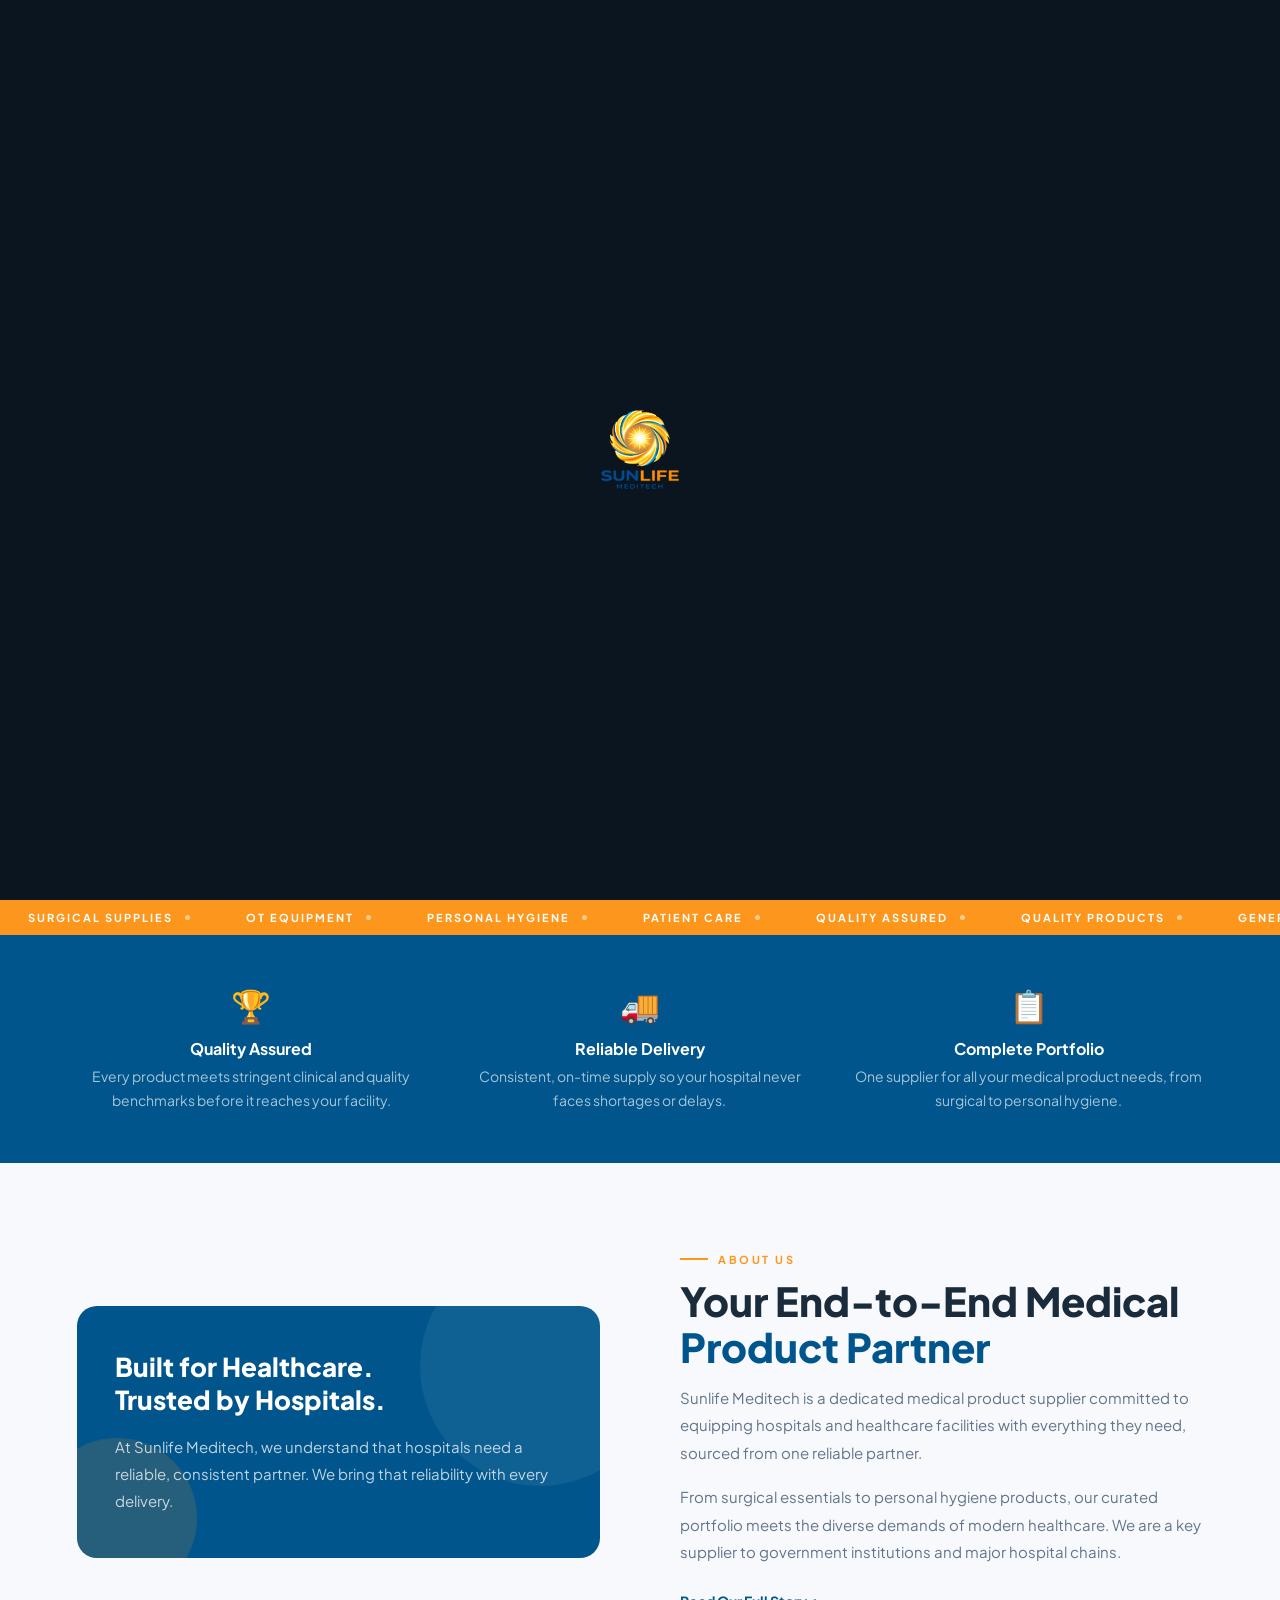
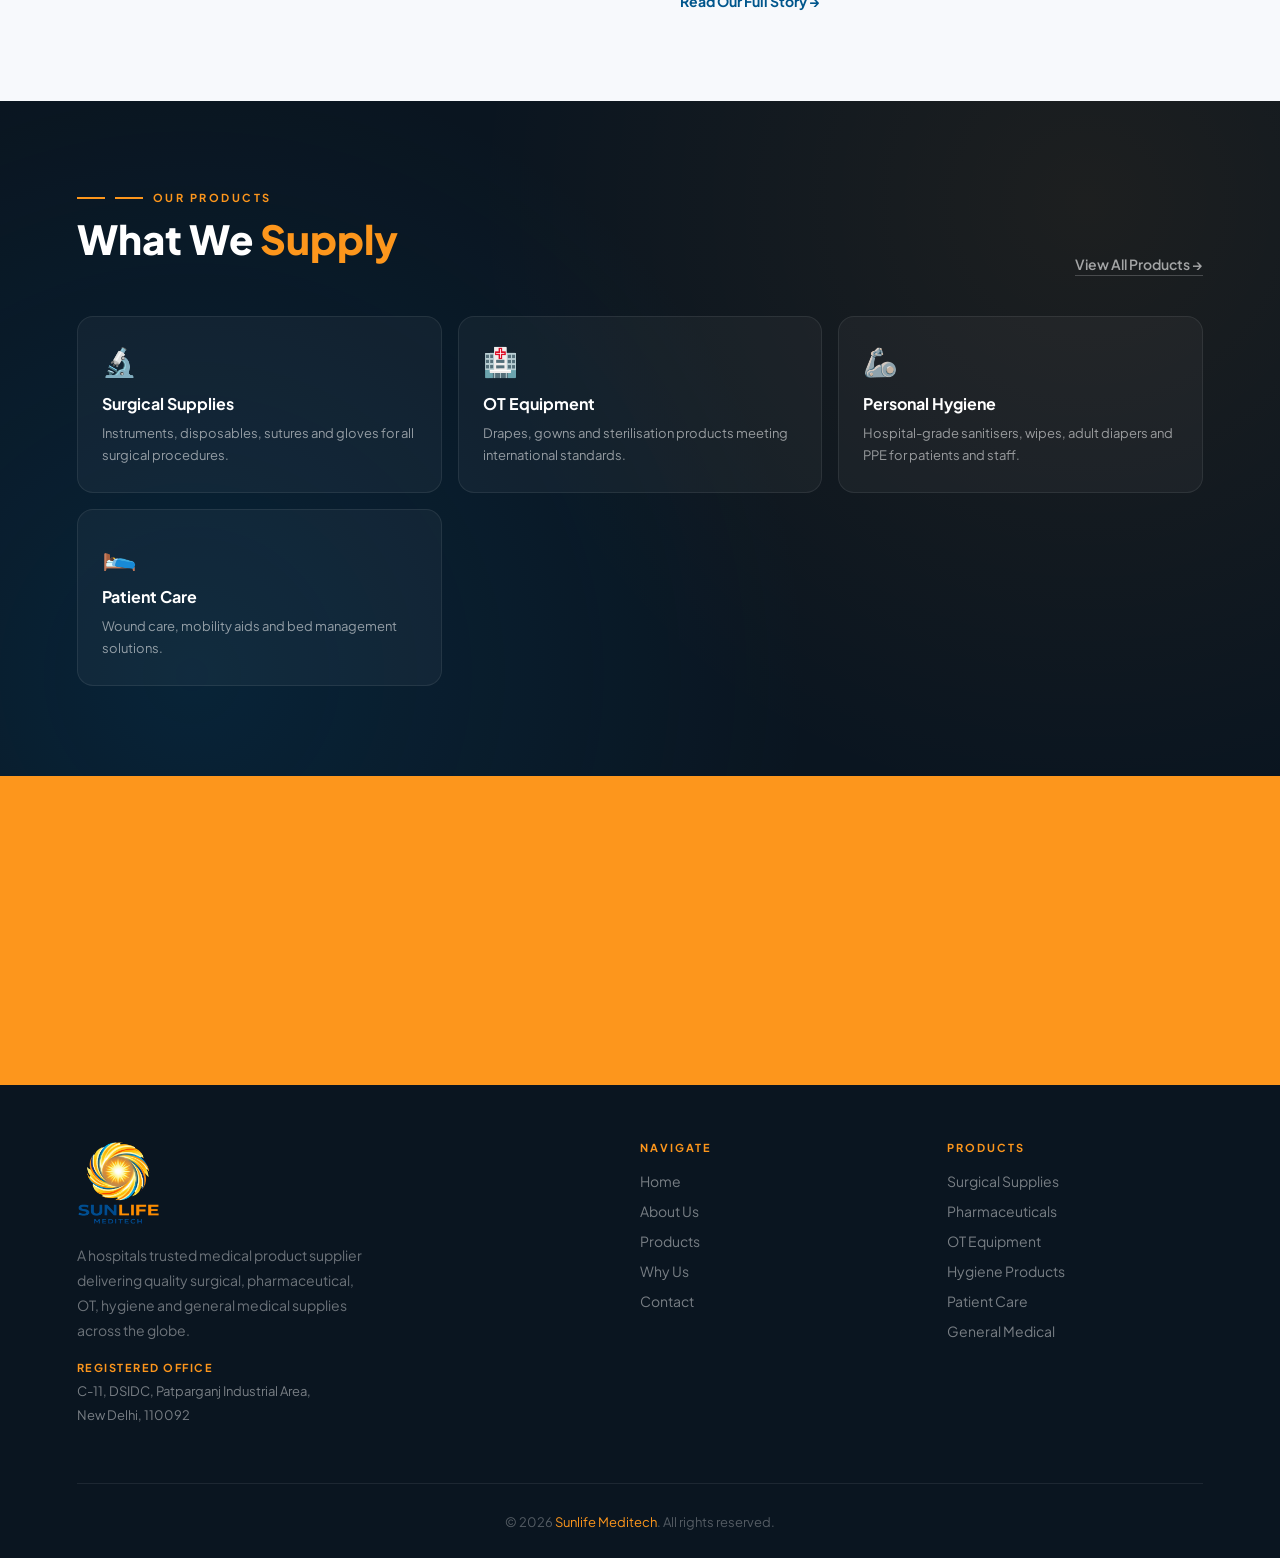
<file: index.html>
<!DOCTYPE html>
<html lang="en">
<head>
  <meta charset="UTF-8"/>
  <meta name="viewport" content="width=device-width, initial-scale=1.0"/>
  <title>Sunlife Meditech | Hospitals Trusted Medical Supplier</title>
  <link rel="icon" type="image/x-icon" href="images/favicon.ico"/>
  <link rel="icon" type="image/png" sizes="32x32" href="images/favicon-32.png"/>
  <link rel="apple-touch-icon" sizes="192x192" href="images/favicon-192.png"/>
  <link rel="stylesheet" href="css/style.css"/>
  <style>
    /* SPLASH SCREEN */
    #splash { position: fixed; inset: 0; z-index: 9999; background: #0a1520; display: flex; align-items: center; justify-content: center; transition: opacity 0.6s ease; }
    #splash.hide { opacity: 0; pointer-events: none; }
    #splash-logo { width: 380px; animation: splashPop 0.8s cubic-bezier(0.34, 1.56, 0.64, 1) forwards; }
    @keyframes splashPop { 0%{opacity:0;transform:scale(0.3)} 100%{opacity:1;transform:scale(1)} }
    #splash-logo.fly-up { transition: transform 0.9s cubic-bezier(0.4,0,0.2,1), opacity 0.5s ease, width 0.8s ease; transform: translateY(-120vh) scale(0.25); opacity: 0; width: 80px; }
    body.splash-active { overflow: hidden; }
  </style>
  <style>
    #home-hero { min-height: 100vh; background: var(--dark); display: flex; align-items: center; padding: 100px 6% 80px; position: relative; overflow: hidden; }
    .hero-bg { position: absolute; inset: 0; background-image: linear-gradient(rgba(0,86,140,0.12) 1px, transparent 1px), linear-gradient(90deg, rgba(0,86,140,0.12) 1px, transparent 1px); background-size: 55px 55px; animation: bgScroll 25s linear infinite; }
    @keyframes bgScroll { from{transform:translateY(0)} to{transform:translateY(55px)} }
    .hero-glow { position: absolute; width: 600px; height: 600px; border-radius: 50%; background: radial-gradient(circle, rgba(0,100,180,0.22) 0%, transparent 70%); top: -150px; right: -100px; }
    .hero-glow2 { position: absolute; width: 350px; height: 350px; border-radius: 50%; background: radial-gradient(circle, rgba(253,150,28,0.1) 0%, transparent 70%); bottom: -80px; left: 30%; }
    .hero-inner { max-width: 1200px; margin: 0 auto; width: 100%; display: grid; grid-template-columns: 1fr 1fr; gap: 70px; align-items: center; position: relative; z-index: 2; }
    .hero-badge { display: inline-flex; align-items: center; gap: 8px; background: rgba(253,150,28,0.15); border: 1px solid rgba(253,150,28,0.3); color: var(--orange); padding: 7px 16px; border-radius: 50px; font-size: 12px; font-weight: 600; letter-spacing: 1.5px; text-transform: uppercase; margin-bottom: 24px; }
    .hero-badge .dot { width: 6px; height: 6px; background: var(--orange); border-radius: 50%; animation: blink 1.6s ease infinite; }
    @keyframes blink { 0%,100%{opacity:1} 50%{opacity:0.3} }
    .hero-h1 { font-size: clamp(38px, 5vw, 62px); font-weight: 800; line-height: 1.1; color: white; margin-bottom: 20px; }
    .hero-h1 .accent { color: var(--orange); }
    .hero-p { font-size: 16px; line-height: 1.8; color: rgba(255,255,255,0.6); max-width: 460px; margin-bottom: 36px; }
    .hero-btns { display: flex; gap: 14px; flex-wrap: wrap; }
    .btn-primary { background: var(--orange); color: white; padding: 14px 32px; border-radius: 8px; font-weight: 700; font-size: 14px; text-decoration: none; transition: all 0.2s; box-shadow: 0 6px 24px rgba(253,150,28,0.35); }
    .btn-primary:hover { background: var(--orange-deep); transform: translateY(-2px); }
    .btn-outline { color: rgba(255,255,255,0.8); font-size: 14px; font-weight: 500; text-decoration: none; padding: 14px 28px; border: 1px solid rgba(255,255,255,0.2); border-radius: 8px; transition: all 0.2s; }
    .btn-outline:hover { border-color: rgba(255,255,255,0.5); color: white; }
    .hero-panel { display: flex; flex-direction: column; gap: 14px; }
    .hp-top { background: rgba(255,255,255,0.05); border: 1px solid rgba(255,255,255,0.08); border-radius: 18px; padding: 26px; }
    .hp-label { font-size: 11px; font-weight: 600; letter-spacing: 2px; text-transform: uppercase; color: var(--orange); margin-bottom: 14px; }
    .hp-cats { display: grid; grid-template-columns: 1fr 1fr; gap: 10px; }
    .hp-cat { background: rgba(0,86,140,0.28); border: 1px solid rgba(0,114,184,0.2); border-radius: 9px; padding: 11px 13px; font-size: 13px; color: rgba(255,255,255,0.8); font-weight: 500; display: flex; align-items: center; gap: 7px; }
    .hp-cat .dot { width: 5px; height: 5px; background: var(--orange); border-radius: 50%; flex-shrink: 0; }
    .hp-bottom { display: grid; grid-template-columns: 1fr 1fr; gap: 12px; }
    .hp-card { border-radius: 14px; padding: 20px 18px; }
    .hp-card.blue { background: var(--blue); }
    .hp-card.orange { background: var(--orange); }
    .hp-card .hc-icon { font-size: 24px; margin-bottom: 10px; }
    .hp-card .hc-title { font-size: 14px; font-weight: 700; color: white; margin-bottom: 3px; }
    .hp-card .hc-sub { font-size: 12px; color: rgba(255,255,255,0.7); line-height: 1.5; }
    .intro-strip { background: var(--blue); padding: 50px 6%; }
    .intro-strip-inner { max-width: 1200px; margin: 0 auto; display: grid; grid-template-columns: repeat(3,1fr); gap: 40px; }
    .is-item { text-align: center; }
    .is-item .is-icon { font-size: 32px; margin-bottom: 12px; }
    .is-item .is-title { font-size: 16px; font-weight: 700; color: white; margin-bottom: 6px; }
    .is-item .is-body { font-size: 14px; color: rgba(255,255,255,0.65); line-height: 1.7; }
    .about-preview { padding: 90px 6%; background: var(--cream); }
    .about-preview-inner { max-width: 1200px; margin: 0 auto; display: grid; grid-template-columns: 1fr 1fr; gap: 80px; align-items: center; }
    .ap-visual { background: var(--blue); border-radius: 20px; padding: 44px 38px; position: relative; overflow: hidden; }
    .ap-visual::before { content: ''; position: absolute; top: -60px; right: -60px; width: 240px; height: 240px; border-radius: 50%; background: rgba(255,255,255,0.06); }
    .ap-visual::after { content: ''; position: absolute; bottom: -40px; left: -40px; width: 160px; height: 160px; border-radius: 50%; background: rgba(253,150,28,0.15); }
    .ap-visual h3 { font-size: 26px; font-weight: 800; color: white; line-height: 1.3; margin-bottom: 16px; position: relative; z-index: 1; }
    .ap-visual p { font-size: 15px; color: rgba(255,255,255,0.75); line-height: 1.8; position: relative; z-index: 1; }
    .ap-body { font-size: 15px; color: var(--muted); line-height: 1.85; margin-bottom: 16px; }
    .ap-link { display: inline-flex; align-items: center; gap: 8px; color: var(--blue); font-weight: 700; font-size: 14px; text-decoration: none; margin-top: 10px; }
    .ap-link:hover { color: var(--orange); }
    .products-preview { padding: 90px 6%; background: var(--dark); position: relative; overflow: hidden; }
    .products-preview::before { content: ''; position: absolute; inset: 0; background: radial-gradient(circle at 15% 85%, rgba(0,86,140,0.22) 0%, transparent 50%), radial-gradient(circle at 85% 15%, rgba(253,150,28,0.08) 0%, transparent 50%); }
    .pp-inner { max-width: 1200px; margin: 0 auto; position: relative; z-index: 1; }
    .pp-top { display: flex; justify-content: space-between; align-items: flex-end; margin-bottom: 40px; flex-wrap: wrap; gap: 16px; }
    .pp-top .sec-title { color: white; }
    .pp-top .sec-title span { color: var(--orange); }
    .pp-top a { color: rgba(255,255,255,0.6); font-size: 14px; font-weight: 600; text-decoration: none; border-bottom: 1px solid rgba(255,255,255,0.2); padding-bottom: 2px; transition: color 0.2s; }
    .pp-top a:hover { color: var(--orange); }
    .pp-grid { display: grid; grid-template-columns: repeat(3,1fr); gap: 16px; }
    .pp-card { background: rgba(255,255,255,0.04); border: 1px solid rgba(255,255,255,0.08); border-radius: 16px; padding: 26px 24px; transition: transform 0.25s; text-decoration: none; display: block; }
    .pp-card:hover { transform: translateY(-5px); background: rgba(255,255,255,0.07); }
    .pp-card .pc-icon { font-size: 28px; margin-bottom: 14px; }
    .pp-card .pc-title { font-size: 16px; font-weight: 700; color: white; margin-bottom: 8px; }
    .pp-card .pc-body { font-size: 13px; color: rgba(255,255,255,0.55); line-height: 1.7; }
    .cta-strip { background: var(--orange); padding: 70px 6%; }
    .cta-inner { max-width: 900px; margin: 0 auto; text-align: center; }
    .cta-inner h2 { font-size: clamp(26px, 4vw, 40px); font-weight: 800; color: white; margin-bottom: 14px; }
    .cta-inner p { font-size: 16px; color: rgba(255,255,255,0.85); margin-bottom: 30px; line-height: 1.7; }
    .btn-white { background: white; color: var(--orange); padding: 14px 36px; border-radius: 8px; font-weight: 700; font-size: 14px; text-decoration: none; transition: all 0.2s; display: inline-block; }
    .btn-white:hover { transform: translateY(-2px); box-shadow: 0 8px 24px rgba(0,0,0,0.15); }
    @media (max-width: 960px) { .hero-inner { grid-template-columns: 1fr; } .hero-panel { display: none; } .intro-strip-inner { grid-template-columns: 1fr; gap: 24px; } .about-preview-inner { grid-template-columns: 1fr; } .pp-grid { grid-template-columns: 1fr 1fr; } }
    @media (max-width: 640px) { .pp-grid { grid-template-columns: 1fr; } }
  </style>
</head>
<body class="splash-active">

<!-- SPLASH SCREEN -->
<div id="splash">
  <img id="splash-logo" src="images/logo%20(5).png" alt="Sunlife Meditech"/>
</div>
<nav id="mainNav">
  <a href="index.html" class="logo-wrap"><img src="images/logo%20(5).png" alt="Sunlife Meditech"/></a>
  <ul class="nav-links" id="navLinks">
    <li><a href="index.html" class="active">Home</a></li>
    <li><a href="about.html">About</a></li>
    <li><a href="products.html">Products</a></li>
    <li><a href="why-us.html">Why Us</a></li>
    <li><a href="contact.html">Contact</a></li>
  </ul>
  <a href="contact.html" class="nav-btn">Get in Touch</a>
  <div class="hamburger" onclick="toggleMenu()"><span></span><span></span><span></span></div>
</nav>

<section id="home-hero">
  <div class="hero-bg"></div>
  <div class="hero-glow"></div>
  <div class="hero-glow2"></div>
  <div class="hero-inner">
    <div>
      <div class="hero-badge"><span class="dot"></span>Hospitals Trusted Supplier</div>
      <h1 class="hero-h1">Supplying <span class="accent">Excellence</span><br>to Every Hospital</h1>
      <p class="hero-p">Sunlife Meditech delivers a comprehensive range of medical products from a single, reliable source. Surgical, pharmaceuticals, OT, hygiene, patient care and more, all sourced and supplied with consistency you can count on.</p>
      <div class="hero-btns">
        <a href="products.html" class="btn-primary">Explore Products</a>
        <a href="about.html" class="btn-outline">About Us</a>
      </div>
    </div>
    <div class="hero-panel rr">
      <div class="hp-top">
        <div class="hp-label">Product Categories</div>
        <div class="hp-cats">
          <div class="hp-cat"><span class="dot"></span>Surgical Supplies</div>
          <div class="hp-cat"><span class="dot"></span>Pharmaceuticals</div>
          <div class="hp-cat"><span class="dot"></span>OT Equipment</div>
          <div class="hp-cat"><span class="dot"></span>Personal Hygiene</div>
          <div class="hp-cat"><span class="dot"></span>Patient Care</div>
          <div class="hp-cat"><span class="dot"></span>General Medical</div>
        </div>
      </div>
      <div class="hp-bottom">
        <div class="hp-card blue"><div class="hc-icon">&#127973;</div><div class="hc-title">Hospital Grade</div><div class="hc-sub">Every product meets clinical standards</div></div>
        <div class="hp-card orange"><div class="hc-icon">&#128666;</div><div class="hc-title">Reliable Supply</div><div class="hc-sub">On-time, every time</div></div>
      </div>
    </div>
  </div>
</section>

<div class="ticker-wrap">
  <div class="ticker">
    <span class="ticker-item">Surgical Supplies<span class="sep"></span></span>
    <span class="ticker-item">OT Equipment<span class="sep"></span></span>
    <span class="ticker-item">Personal Hygiene<span class="sep"></span></span>
    <span class="ticker-item">Patient Care<span class="sep"></span></span>
    <span class="ticker-item">Quality Assured<span class="sep"></span></span>
    <span class="ticker-item">Quality Products<span class="sep"></span></span>
    <span class="ticker-item">General Medical Supplies<span class="sep"></span></span>
    <span class="ticker-item">Sunlife Meditech<span class="sep"></span></span>
    <span class="ticker-item">Surgical Supplies<span class="sep"></span></span>
    <span class="ticker-item">OT Equipment<span class="sep"></span></span>
    <span class="ticker-item">Personal Hygiene<span class="sep"></span></span>
    <span class="ticker-item">Patient Care<span class="sep"></span></span>
    <span class="ticker-item">Quality Assured<span class="sep"></span></span>
    <span class="ticker-item">Quality Products<span class="sep"></span></span>
    <span class="ticker-item">General Medical Supplies<span class="sep"></span></span>
    <span class="ticker-item">Sunlife Meditech<span class="sep"></span></span>
  </div>
</div>

<div class="intro-strip">
  <div class="intro-strip-inner">
    <div class="is-item reveal"><div class="is-icon">&#127942;</div><div class="is-title">Quality Assured</div><div class="is-body">Every product meets stringent clinical and quality benchmarks before it reaches your facility.</div></div>
    <div class="is-item reveal"><div class="is-icon">&#128666;</div><div class="is-title">Reliable Delivery</div><div class="is-body">Consistent, on-time supply so your hospital never faces shortages or delays.</div></div>
    <div class="is-item reveal"><div class="is-icon">&#128203;</div><div class="is-title">Complete Portfolio</div><div class="is-body">One supplier for all your medical product needs, from surgical to personal hygiene.</div></div>
  </div>
</div>

<section class="about-preview">
  <div class="about-preview-inner">
    <div class="rl">
      <div class="ap-visual">
        <h3>Built for Healthcare.<br>Trusted by Hospitals.</h3>
        <p>At Sunlife Meditech, we understand that hospitals need a reliable, consistent partner. We bring that reliability with every delivery.</p>
      </div>
    </div>
    <div class="reveal">
      <div class="sec-tag">About Us</div>
      <h2 class="sec-title">Your End-to-End Medical <span>Product Partner</span></h2>
      <p class="ap-body">Sunlife Meditech is a dedicated medical product supplier committed to equipping hospitals and healthcare facilities with everything they need, sourced from one reliable partner.</p>
      <p class="ap-body">From surgical essentials to personal hygiene products, our curated portfolio meets the diverse demands of modern healthcare. We are a key supplier to government institutions and major hospital chains.</p>
      <a href="about.html" class="ap-link">Read Our Full Story &#8594;</a>
    </div>
  </div>
</section>

<section class="products-preview">
  <div class="pp-inner">
    <div class="pp-top reveal">
      <div>
        <div class="sec-tag" style="color:var(--orange)"><span style="background:var(--orange);width:28px;height:2px;display:block"></span>Our Products</div>
        <h2 class="sec-title" style="margin-top:8px">What We <span>Supply</span></h2>
      </div>
      <a href="products.html">View All Products &#8594;</a>
    </div>
    <div class="pp-grid">
      <a href="products.html" class="pp-card reveal"><div class="pc-icon">&#128300;</div><div class="pc-title">Surgical Supplies</div><div class="pc-body">Instruments, disposables, sutures and gloves for all surgical procedures.</div></a>
      <a href="products.html" class="pp-card reveal"><div class="pc-icon">&#127973;</div><div class="pc-title">OT Equipment</div><div class="pc-body">Drapes, gowns and sterilisation products meeting international standards.</div></a>
      <a href="products.html" class="pp-card reveal"><div class="pc-icon">&#129470;</div><div class="pc-title">Personal Hygiene</div><div class="pc-body">Hospital-grade sanitisers, wipes, adult diapers and PPE for patients and staff.</div></a>
      <a href="products.html" class="pp-card reveal"><div class="pc-icon">&#128716;</div><div class="pc-title">Patient Care</div><div class="pc-body">Wound care, mobility aids and bed management solutions.</div></a>
      <a href="products.html" class="pp-card reveal"><div class="pc-icon">&#129657;</div><div class="pc-title">General Medical</div><div class="pc-body">IV supplies, bandages and everyday ward essentials, always in stock.</div></a>
      <a href="products.html" class="pp-card reveal"><div class="pc-icon">&#128138;</div><div class="pc-title">Pharmaceuticals</div><div class="pc-body">Branded medicines, IV solutions, antiseptics and pharmaceutical products.</div></a>
    </div>
  </div>
</section>

<section class="cta-strip">
  <div class="cta-inner reveal">
    <h2>Ready to Partner with Sunlife Meditech?</h2>
    <p>Send us your requirements and our team will get back to you within 24 hours.</p>
    <a href="contact.html" class="btn-white">Get in Touch</a>
  </div>
</section>

<footer>
  <div class="footer-inner">
    <div class="footer-brand">
      <div class="footer-logo"><img src="images/logo%20(5).png" alt="Sunlife Meditech"/></div>
      <p>A hospitals trusted medical product supplier delivering quality surgical, pharmaceutical, OT, hygiene and general medical supplies across the globe.</p>
      <div class="footer-offices">
        
        <div class="fo-block"><div class="fo-label">Registered Office</div><div class="fo-addr">C-11, DSIDC, Patparganj Industrial Area,<br>New Delhi, 110092</div></div>
      </div>
    </div>
    <div class="footer-col"><h5>Navigate</h5><ul><li><a href="index.html">Home</a></li><li><a href="about.html">About Us</a></li><li><a href="products.html">Products</a></li><li><a href="why-us.html">Why Us</a></li><li><a href="contact.html">Contact</a></li></ul></div>
    <div class="footer-col"><h5>Products</h5><ul><li><a href="products.html">Surgical Supplies</a></li><li><a href="products.html">Pharmaceuticals</a></li><li><a href="products.html">OT Equipment</a></li><li><a href="products.html">Hygiene Products</a></li><li><a href="products.html">Patient Care</a></li><li><a href="products.html">General Medical</a></li></ul></div>
  </div>
  <div class="footer-bottom"><p>&#169; 2026 <span>Sunlife Meditech</span>. All rights reserved.</p></div>
</footer>

<script src="js/main.js"></script>
<script>
  // Splash screen animation
  window.addEventListener("load", function() {
    var splash = document.getElementById("splash");
    var logo = document.getElementById("splash-logo");

    // Step 1: Logo pops in (handled by CSS animation)
    // Step 2: After 1.8s, logo flies up to navbar position
    setTimeout(function() {
      logo.classList.add("fly-up");
    }, 1000);

    // Step 3: After fly-up completes, hide splash and show page
    setTimeout(function() {
      splash.classList.add("hide");
      document.body.classList.remove("splash-active");
    }, 1800);

    // Step 4: Remove splash from DOM completely
    setTimeout(function() {
      splash.remove();
    }, 2400);
  });
</script>
</body>
</html>
</file>
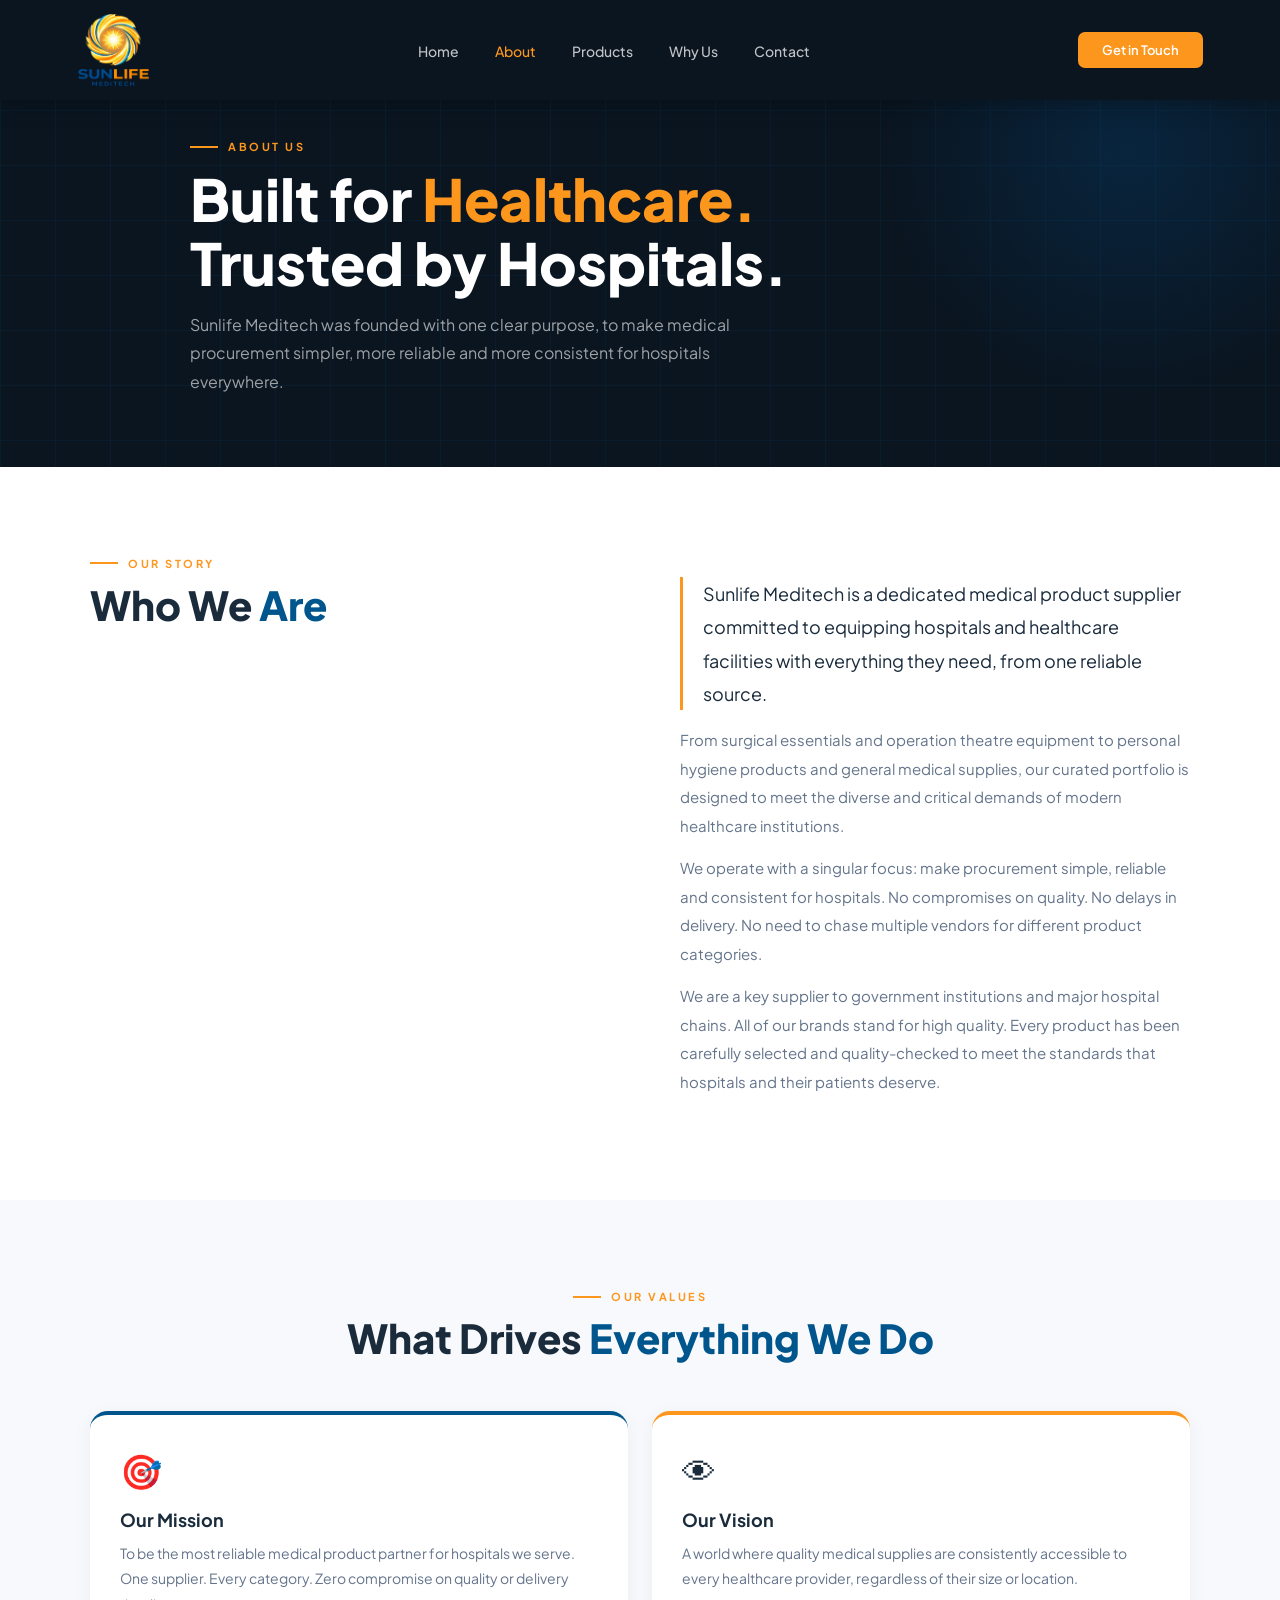
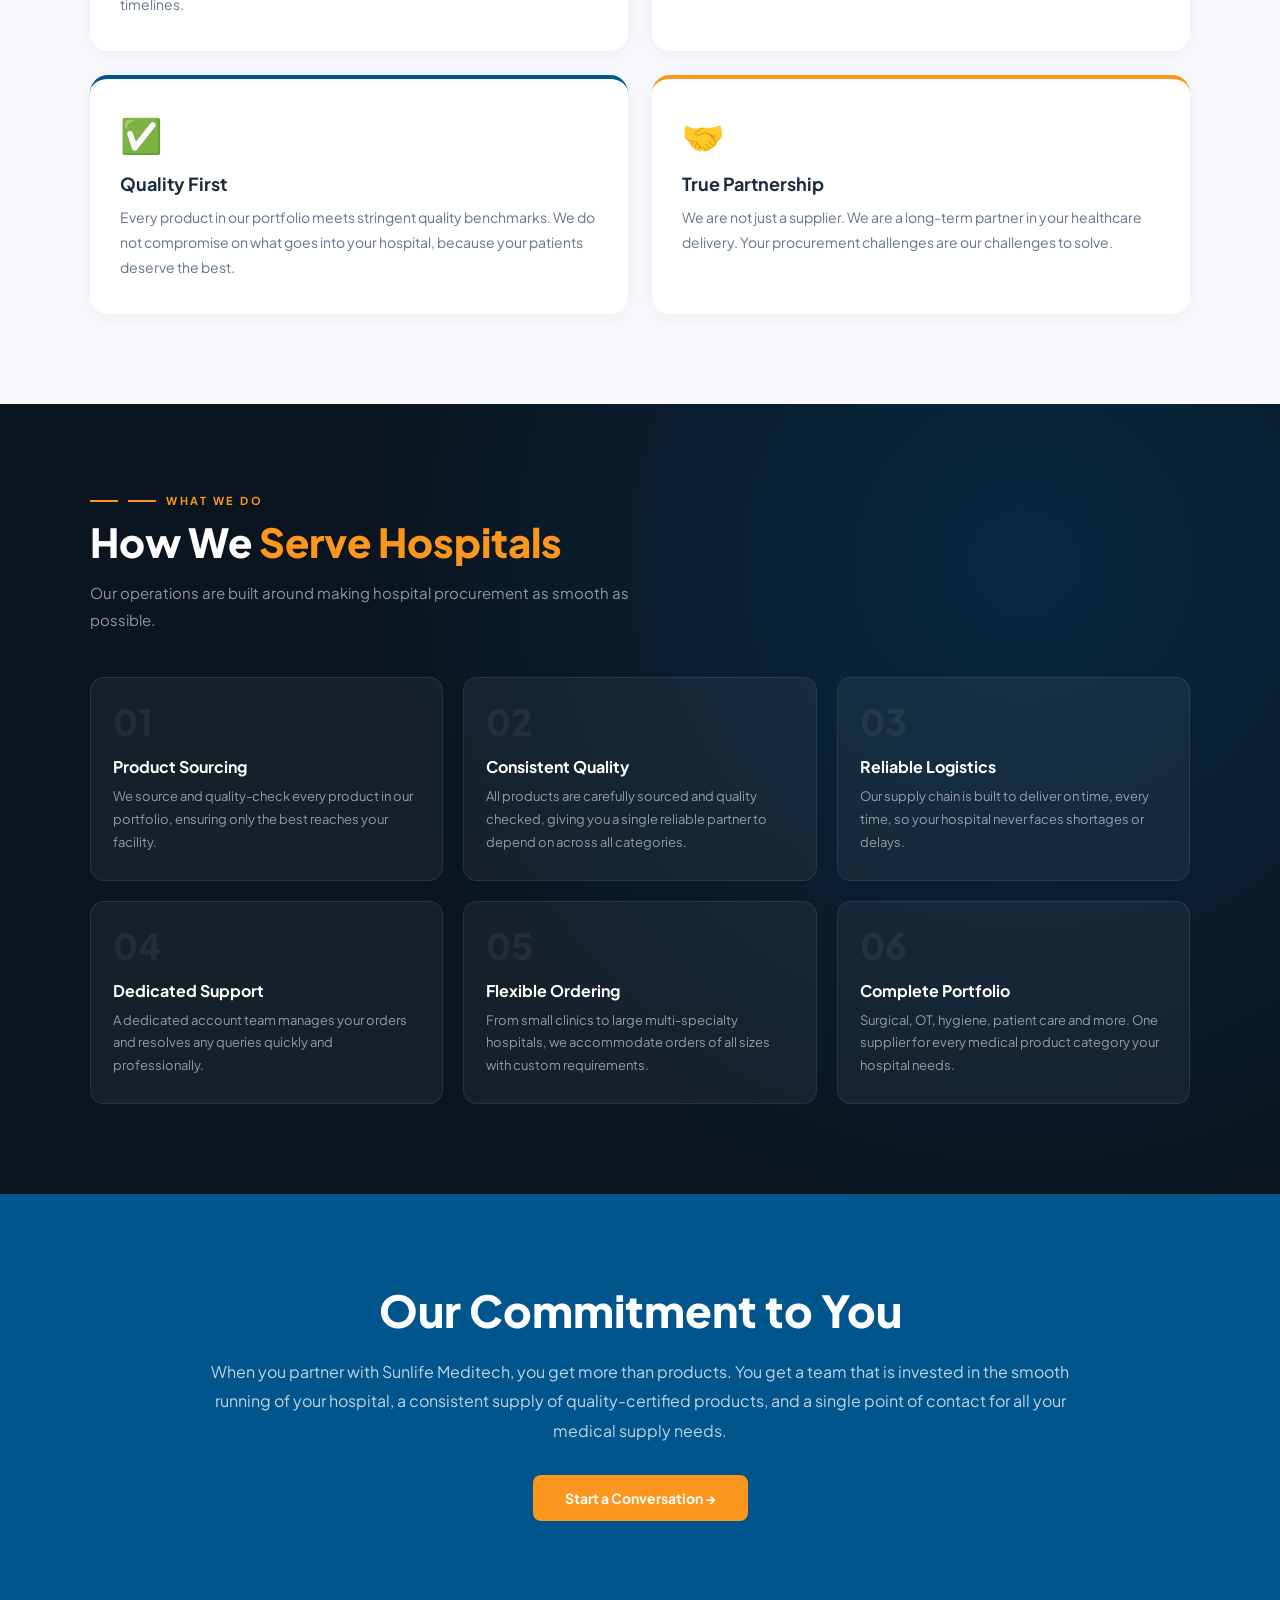
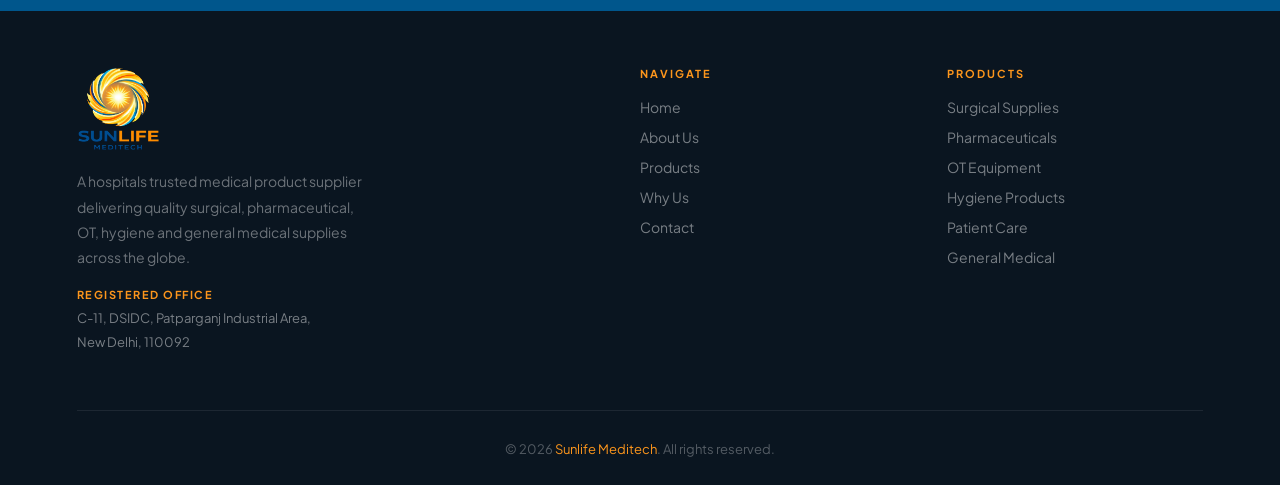
<file: about.html>
<!DOCTYPE html>
<html lang="en">
<head>
  <meta charset="UTF-8"/>
  <meta name="viewport" content="width=device-width, initial-scale=1.0"/>
  <title>About Us | Sunlife Meditech</title>
  <link rel="icon" type="image/x-icon" href="images/favicon.ico"/>
  <link rel="icon" type="image/png" sizes="32x32" href="images/favicon-32.png"/>
  <link rel="apple-touch-icon" sizes="192x192" href="images/favicon-192.png"/>
  <link rel="stylesheet" href="css/style.css"/>
  <style>
    .story { padding: 90px 6%; background: var(--white); }
    .story-inner { max-width: 1100px; margin: 0 auto; display: grid; grid-template-columns: 1fr 1fr; gap: 80px; align-items: start; }
    .story-left { position: sticky; top: 100px; }
    .story-left .sec-title { margin-top: 12px; }
    .story-intro { font-size: 18px; font-weight: 400; line-height: 1.85; color: var(--text); margin: 20px 0 16px; border-left: 3px solid var(--orange); padding-left: 20px; }
    .story-body { font-size: 15px; color: var(--muted); line-height: 1.9; margin-bottom: 14px; }
    .values { padding: 90px 6%; background: var(--cream); }
    .values-inner { max-width: 1100px; margin: 0 auto; }
    .values-grid { display: grid; grid-template-columns: repeat(2,1fr); gap: 24px; margin-top: 50px; }
    .val-card { background: white; border-radius: 18px; padding: 34px 30px; box-shadow: 0 4px 20px rgba(0,0,0,0.05); border-top: 4px solid var(--blue); transition: transform 0.25s; }
    .val-card:hover { transform: translateY(-5px); }
    .val-card:nth-child(even) { border-top-color: var(--orange); }
    .val-card .vc-icon { font-size: 34px; margin-bottom: 16px; }
    .val-card .vc-title { font-size: 18px; font-weight: 700; color: var(--text); margin-bottom: 10px; }
    .val-card .vc-body { font-size: 14px; color: var(--muted); line-height: 1.8; }
    .what-we-do { padding: 90px 6%; background: var(--dark); position: relative; overflow: hidden; }
    .what-we-do::before { content: ''; position: absolute; inset: 0; background: radial-gradient(circle at 80% 20%, rgba(0,86,140,0.3) 0%, transparent 55%); }
    .wwd-inner { max-width: 1100px; margin: 0 auto; position: relative; z-index: 1; }
    .wwd-inner .sec-title { color: white; }
    .wwd-inner .sec-title span { color: var(--orange); }
    .wwd-inner .sec-sub { color: rgba(255,255,255,0.55); margin-bottom: 50px; }
    .wwd-grid { display: grid; grid-template-columns: repeat(3,1fr); gap: 20px; }
    .wwd-item { background: rgba(255,255,255,0.05); border: 1px solid rgba(255,255,255,0.08); border-radius: 14px; padding: 26px 22px; }
    .wwd-item .wi-num { font-size: 36px; font-weight: 800; color: rgba(255,255,255,0.06); line-height: 1; margin-bottom: 16px; }
    .wwd-item .wi-title { font-size: 16px; font-weight: 700; color: white; margin-bottom: 8px; }
    .wwd-item .wi-body { font-size: 13px; color: rgba(255,255,255,0.55); line-height: 1.75; }
    .commitment { padding: 90px 6%; background: var(--blue); }
    .commitment-inner { max-width: 900px; margin: 0 auto; text-align: center; }
    .commitment-inner h2 { font-size: clamp(28px, 4vw, 44px); font-weight: 800; color: white; line-height: 1.2; margin-bottom: 20px; }
    .commitment-inner p { font-size: 16px; color: rgba(255,255,255,0.75); line-height: 1.85; margin-bottom: 14px; }
    .commitment-inner a { display: inline-flex; align-items: center; gap: 8px; background: var(--orange); color: white; padding: 14px 32px; border-radius: 8px; font-weight: 700; font-size: 14px; text-decoration: none; margin-top: 16px; transition: all 0.2s; }
    .commitment-inner a:hover { background: var(--orange-deep); transform: translateY(-2px); }
    @media (max-width: 960px) { .story-inner { grid-template-columns: 1fr; } .story-left { position: static; } .values-grid { grid-template-columns: 1fr; } .wwd-grid { grid-template-columns: 1fr 1fr; } }
    @media (max-width: 640px) { .wwd-grid { grid-template-columns: 1fr; } }
  </style>
</head>
<body>
<nav id="mainNav" class="solid">
  <a href="index.html" class="logo-wrap"><img src="images/logo%20(5).png" alt="Sunlife Meditech"/></a>
  <ul class="nav-links" id="navLinks">
    <li><a href="index.html">Home</a></li>
    <li><a href="about.html" class="active">About</a></li>
    <li><a href="products.html">Products</a></li>
    <li><a href="why-us.html">Why Us</a></li>
    <li><a href="contact.html">Contact</a></li>
  </ul>
  <a href="contact.html" class="nav-btn">Get in Touch</a>
  <div class="hamburger" onclick="toggleMenu()"><span></span><span></span><span></span></div>
</nav>
<div class="page-hero">
  <div class="page-hero-inner">
    <div class="page-hero-tag">About Us</div>
    <h1>Built for <span>Healthcare.</span><br>Trusted by Hospitals.</h1>
    <p>Sunlife Meditech was founded with one clear purpose, to make medical procurement simpler, more reliable and more consistent for hospitals everywhere.</p>
  </div>
</div>
<section class="story">
  <div class="story-inner">
    <div class="story-left rl">
      <div class="sec-tag">Our Story</div>
      <h2 class="sec-title">Who We <span>Are</span></h2>
    </div>
    <div class="reveal">
      <p class="story-intro">Sunlife Meditech is a dedicated medical product supplier committed to equipping hospitals and healthcare facilities with everything they need, from one reliable source.</p>
      <p class="story-body">From surgical essentials and operation theatre equipment to personal hygiene products and general medical supplies, our curated portfolio is designed to meet the diverse and critical demands of modern healthcare institutions.</p>
      <p class="story-body">We operate with a singular focus: make procurement simple, reliable and consistent for hospitals. No compromises on quality. No delays in delivery. No need to chase multiple vendors for different product categories.</p>
      <p class="story-body">We are a key supplier to government institutions and major hospital chains. All of our brands stand for high quality. Every product has been carefully selected and quality-checked to meet the standards that hospitals and their patients deserve.</p>
    </div>
  </div>
</section>
<section class="values">
  <div class="values-inner">
    <div class="reveal" style="text-align:center;max-width:600px;margin:0 auto;">
      <div class="sec-tag" style="justify-content:center">Our Values</div>
      <h2 class="sec-title" style="margin-top:10px">What Drives <span>Everything We Do</span></h2>
    </div>
    <div class="values-grid">
      <div class="val-card reveal"><div class="vc-icon">&#127919;</div><div class="vc-title">Our Mission</div><div class="vc-body">To be the most reliable medical product partner for hospitals we serve. One supplier. Every category. Zero compromise on quality or delivery timelines.</div></div>
      <div class="val-card reveal"><div class="vc-icon">&#128065;</div><div class="vc-title">Our Vision</div><div class="vc-body">A world where quality medical supplies are consistently accessible to every healthcare provider, regardless of their size or location.</div></div>
      <div class="val-card reveal"><div class="vc-icon">&#9989;</div><div class="vc-title">Quality First</div><div class="vc-body">Every product in our portfolio meets stringent quality benchmarks. We do not compromise on what goes into your hospital, because your patients deserve the best.</div></div>
      <div class="val-card reveal"><div class="vc-icon">&#129309;</div><div class="vc-title">True Partnership</div><div class="vc-body">We are not just a supplier. We are a long-term partner in your healthcare delivery. Your procurement challenges are our challenges to solve.</div></div>
    </div>
  </div>
</section>
<section class="what-we-do">
  <div class="wwd-inner">
    <div class="reveal">
      <div class="sec-tag" style="color:var(--orange)"><span style="background:var(--orange);width:28px;height:2px;display:block"></span>What We Do</div>
      <h2 class="sec-title" style="margin-top:10px">How We <span>Serve Hospitals</span></h2>
      <p class="sec-sub" style="margin-top:12px;margin-bottom:44px;">Our operations are built around making hospital procurement as smooth as possible.</p>
    </div>
    <div class="wwd-grid">
      <div class="wwd-item reveal"><div class="wi-num">01</div><div class="wi-title">Product Sourcing</div><div class="wi-body">We source and quality-check every product in our portfolio, ensuring only the best reaches your facility.</div></div>
      <div class="wwd-item reveal"><div class="wi-num">02</div><div class="wi-title">Consistent Quality</div><div class="wi-body">All products are carefully sourced and quality checked, giving you a single reliable partner to depend on across all categories.</div></div>
      <div class="wwd-item reveal"><div class="wi-num">03</div><div class="wi-title">Reliable Logistics</div><div class="wi-body">Our supply chain is built to deliver on time, every time, so your hospital never faces shortages or delays.</div></div>
      <div class="wwd-item reveal"><div class="wi-num">04</div><div class="wi-title">Dedicated Support</div><div class="wi-body">A dedicated account team manages your orders and resolves any queries quickly and professionally.</div></div>
      <div class="wwd-item reveal"><div class="wi-num">05</div><div class="wi-title">Flexible Ordering</div><div class="wi-body">From small clinics to large multi-specialty hospitals, we accommodate orders of all sizes with custom requirements.</div></div>
      <div class="wwd-item reveal"><div class="wi-num">06</div><div class="wi-title">Complete Portfolio</div><div class="wi-body">Surgical, OT, hygiene, patient care and more. One supplier for every medical product category your hospital needs.</div></div>
    </div>
  </div>
</section>
<section class="commitment">
  <div class="commitment-inner reveal">
    <h2>Our Commitment to You</h2>
    <p>When you partner with Sunlife Meditech, you get more than products. You get a team that is invested in the smooth running of your hospital, a consistent supply of quality-certified products, and a single point of contact for all your medical supply needs.</p>
    <a href="contact.html">Start a Conversation &#8594;</a>
  </div>
</section>
<footer>
  <div class="footer-inner">
    <div class="footer-brand">
      <div class="footer-logo"><img src="images/logo%20(5).png" alt="Sunlife Meditech"/></div>
      <p>A hospitals trusted medical product supplier delivering quality surgical, pharmaceutical, OT, hygiene and general medical supplies across the globe.</p>
      <div class="footer-offices">
        
        <div class="fo-block"><div class="fo-label">Registered Office</div><div class="fo-addr">C-11, DSIDC, Patparganj Industrial Area,<br>New Delhi, 110092</div></div>
      </div>
    </div>
    <div class="footer-col"><h5>Navigate</h5><ul><li><a href="index.html">Home</a></li><li><a href="about.html">About Us</a></li><li><a href="products.html">Products</a></li><li><a href="why-us.html">Why Us</a></li><li><a href="contact.html">Contact</a></li></ul></div>
    <div class="footer-col"><h5>Products</h5><ul><li><a href="products.html">Surgical Supplies</a></li><li><a href="products.html">Pharmaceuticals</a></li><li><a href="products.html">OT Equipment</a></li><li><a href="products.html">Hygiene Products</a></li><li><a href="products.html">Patient Care</a></li><li><a href="products.html">General Medical</a></li></ul></div>
  </div>
  <div class="footer-bottom"><p>&#169; 2026 <span>Sunlife Meditech</span>. All rights reserved.</p></div>
</footer>
<script src="js/main.js"></script>
</body>
</html>
</file>
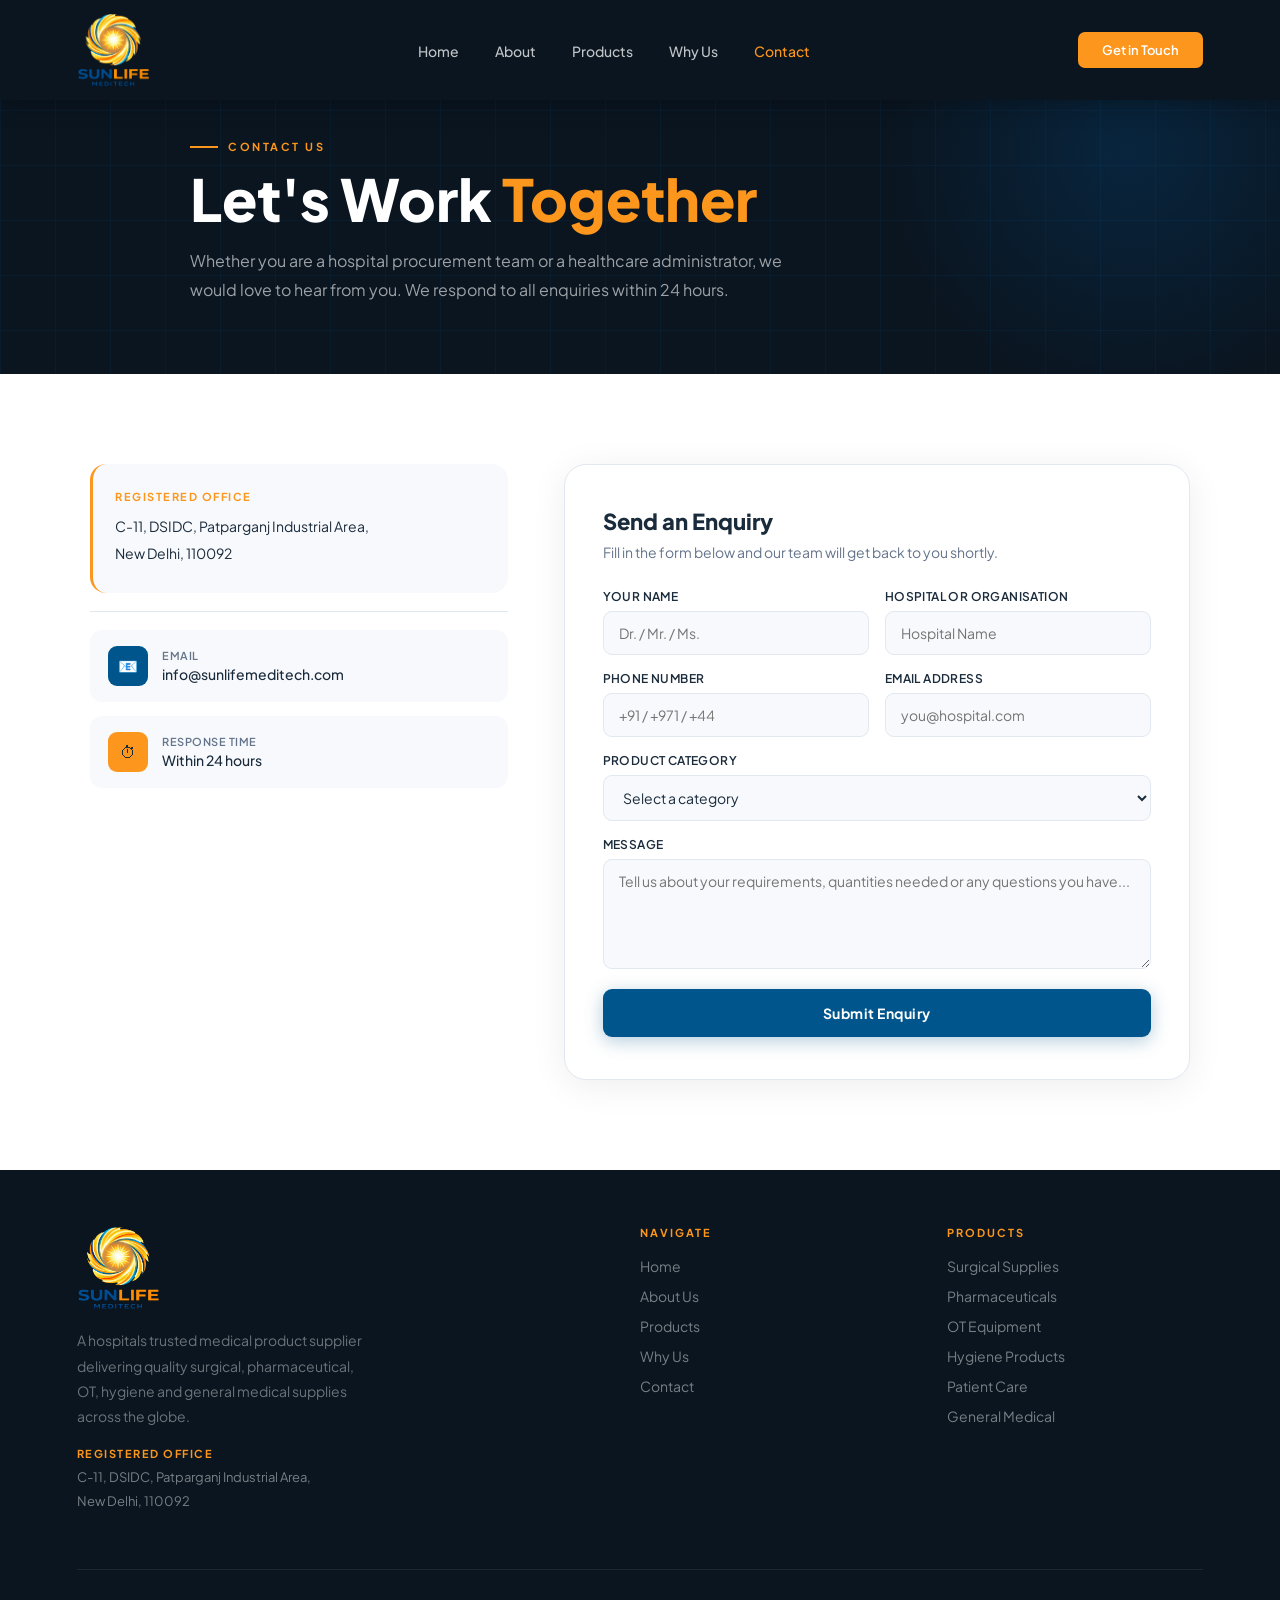
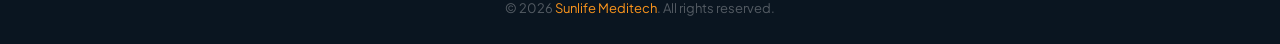
<file: contact.html>
<!DOCTYPE html>
<html lang="en">
<head>
  <meta charset="UTF-8"/>
  <meta name="viewport" content="width=device-width, initial-scale=1.0"/>
  <title>Contact Us | Sunlife Meditech</title>
  <link rel="icon" type="image/x-icon" href="images/favicon.ico"/>
  <link rel="icon" type="image/png" sizes="32x32" href="images/favicon-32.png"/>
  <link rel="apple-touch-icon" sizes="192x192" href="images/favicon-192.png"/>
  <link rel="stylesheet" href="css/style.css"/>
  <style>
    .contact-main { padding: 90px 6%; background: var(--white); }
    .contact-wrap { max-width: 1100px; margin: 0 auto; }
    .contact-layout { display: grid; grid-template-columns: 1fr 1.5fr; gap: 56px; }
    .contact-left { display: flex; flex-direction: column; gap: 14px; }
    .addr-card { background: var(--cream); border-radius: 16px; padding: 26px 22px; border-left: 3px solid var(--blue); }
    .addr-card.orange-border { border-left-color: var(--orange); }
    .addr-label { font-size: 11px; font-weight: 700; letter-spacing: 1.5px; text-transform: uppercase; color: var(--blue); margin-bottom: 10px; }
    .addr-label.orange { color: var(--orange); }
    .addr-lines { font-size: 14px; color: var(--text); line-height: 1.9; }
    .contact-divider { height: 1px; background: var(--border); margin: 4px 0; }
    .cir-item { background: var(--cream); border-radius: 12px; padding: 16px 18px; display: flex; gap: 14px; align-items: center; }
    .cir-icon { width: 40px; height: 40px; min-width: 40px; background: var(--blue); border-radius: 9px; display: flex; align-items: center; justify-content: center; font-size: 16px; }
    .cir-icon.o { background: var(--orange); }
    .cir-label { font-size: 11px; font-weight: 600; color: var(--muted); text-transform: uppercase; letter-spacing: 0.5px; margin-bottom: 3px; }
    .cir-val { font-size: 14px; color: var(--text); font-weight: 500; }
    .contact-form-card { background: white; border-radius: 22px; padding: 42px 38px; box-shadow: 0 6px 36px rgba(0,0,0,0.07); border: 1px solid var(--border); }
    .cf-title { font-size: 22px; font-weight: 800; color: var(--text); margin-bottom: 8px; }
    .cf-sub { font-size: 14px; color: var(--muted); margin-bottom: 28px; }
    .form-row { display: grid; grid-template-columns: 1fr 1fr; gap: 16px; }
    .fg { margin-bottom: 16px; }
    .fg label { display: block; font-size: 12px; font-weight: 600; color: var(--text); margin-bottom: 7px; text-transform: uppercase; letter-spacing: 0.4px; }
    .fg input, .fg textarea, .fg select { width: 100%; padding: 12px 15px; border: 1.5px solid var(--border); border-radius: 9px; font-family: 'Plus Jakarta Sans', sans-serif; font-size: 14px; color: var(--text); background: var(--cream); outline: none; transition: border-color 0.2s, background 0.2s; }
    .fg input:focus, .fg textarea:focus, .fg select:focus { border-color: var(--blue); background: white; }
    .fg textarea { resize: vertical; min-height: 110px; }
    .cf-submit { width: 100%; padding: 15px; border: none; cursor: pointer; background: var(--blue); color: white; border-radius: 9px; font-family: 'Plus Jakarta Sans', sans-serif; font-weight: 700; font-size: 14px; letter-spacing: 0.5px; transition: all 0.2s; box-shadow: 0 4px 18px rgba(0,86,140,0.3); }
    .cf-submit:hover { background: var(--blue-deep); transform: translateY(-1px); }
    @media (max-width: 960px) { .contact-layout { grid-template-columns: 1fr; } }
    @media (max-width: 640px) { .form-row { grid-template-columns: 1fr; } .contact-form-card { padding: 28px 20px; } }
  </style>
</head>
<body>
<nav id="mainNav" class="solid">
  <a href="index.html" class="logo-wrap"><img src="images/logo%20(5).png" alt="Sunlife Meditech"/></a>
  <ul class="nav-links" id="navLinks">
    <li><a href="index.html">Home</a></li>
    <li><a href="about.html">About</a></li>
    <li><a href="products.html">Products</a></li>
    <li><a href="why-us.html">Why Us</a></li>
    <li><a href="contact.html" class="active">Contact</a></li>
  </ul>
  <a href="contact.html" class="nav-btn">Get in Touch</a>
  <div class="hamburger" onclick="toggleMenu()"><span></span><span></span><span></span></div>
</nav>
<div class="page-hero">
  <div class="page-hero-inner">
    <div class="page-hero-tag">Contact Us</div>
    <h1>Let's Work <span>Together</span></h1>
    <p>Whether you are a hospital procurement team or a healthcare administrator, we would love to hear from you. We respond to all enquiries within 24 hours.</p>
  </div>
</div>
<section class="contact-main">
  <div class="contact-wrap">
    <div class="contact-layout">
      <div class="contact-left rl">
        
        <div class="addr-card orange-border">
          <div class="addr-label orange">Registered Office</div>
          <div class="addr-lines">C-11, DSIDC, Patparganj Industrial Area,<br>New Delhi, 110092</div>
        </div>
        <div class="contact-divider"></div>
        <div class="cir-item">
          <div class="cir-icon">&#128231;</div>
          <div><div class="cir-label">Email</div><div class="cir-val">info@sunlifemeditech.com</div></div>
        </div>
        <div class="cir-item">
          <div class="cir-icon o">&#9201;</div>
          <div><div class="cir-label">Response Time</div><div class="cir-val">Within 24 hours</div></div>
        </div>
      </div>
      <div class="rr">
        <div class="contact-form-card">
          <div class="cf-title">Send an Enquiry</div>
          <div class="cf-sub">Fill in the form below and our team will get back to you shortly.</div>
          <form action="https://formspree.io/f/xojyjvnk" method="POST">
            <input type="hidden" name="_next" value="/thank-you.html"/>
            
            
            <div class="form-row">
              <div class="fg"><label>Your Name</label><input type="text" name="name" placeholder="Dr. / Mr. / Ms." required/></div>
              <div class="fg"><label>Hospital or Organisation</label><input type="text" name="hospital" placeholder="Hospital Name" required/></div>
            </div>
            <div class="form-row">
              <div class="fg"><label>Phone Number</label><input type="tel" name="phone" placeholder="+91 / +971 / +44"/></div>
              <div class="fg"><label>Email Address</label><input type="email" name="email" placeholder="you@hospital.com" required/></div>
            </div>
            <div class="fg">
              <label>Product Category</label>
              <select name="category">
                <option value="">Select a category</option>
                <option>Surgical Supplies</option>
                <option>OT Equipment and Supplies</option>
                <option>Personal Hygiene Products</option>
                <option>General Medical Supplies</option>
                <option>Patient Care Products</option>
                <option>Pharmaceuticals</option>
                <option>All or Multiple Categories</option>
              </select>
            </div>
            <div class="fg"><label>Message</label><textarea name="message" placeholder="Tell us about your requirements, quantities needed or any questions you have..."></textarea></div>
            <button type="submit" class="cf-submit" onclick="saveEmail()">Submit Enquiry</button>
          </form>
        </div>
      </div>
    </div>
  </div>
</section>
<footer>
  <div class="footer-inner">
    <div class="footer-brand">
      <div class="footer-logo"><img src="images/logo%20(5).png" alt="Sunlife Meditech"/></div>
      <p>A hospitals trusted medical product supplier delivering quality surgical, pharmaceutical, OT, hygiene and general medical supplies across the globe.</p>
      <div class="footer-offices">
        
        <div class="fo-block"><div class="fo-label">Registered Office</div><div class="fo-addr">C-11, DSIDC, Patparganj Industrial Area,<br>New Delhi, 110092</div></div>
      </div>
    </div>
    <div class="footer-col"><h5>Navigate</h5><ul><li><a href="index.html">Home</a></li><li><a href="about.html">About Us</a></li><li><a href="products.html">Products</a></li><li><a href="why-us.html">Why Us</a></li><li><a href="contact.html">Contact</a></li></ul></div>
    <div class="footer-col"><h5>Products</h5><ul><li><a href="products.html">Surgical Supplies</a></li><li><a href="products.html">Pharmaceuticals</a></li><li><a href="products.html">OT Equipment</a></li><li><a href="products.html">Hygiene Products</a></li><li><a href="products.html">Patient Care</a></li><li><a href="products.html">General Medical</a></li></ul></div>
  </div>
  <div class="footer-bottom"><p>&#169; 2026 <span>Sunlife Meditech</span>. All rights reserved.</p></div>
</footer>
<script src="js/main.js"></script>
<script>
  function saveEmail() {
    const email = document.querySelector('input[name="email"]').value;
    if (email) sessionStorage.setItem('enquiry_email', email);
  }
</script>
</body>
</html>
</file>
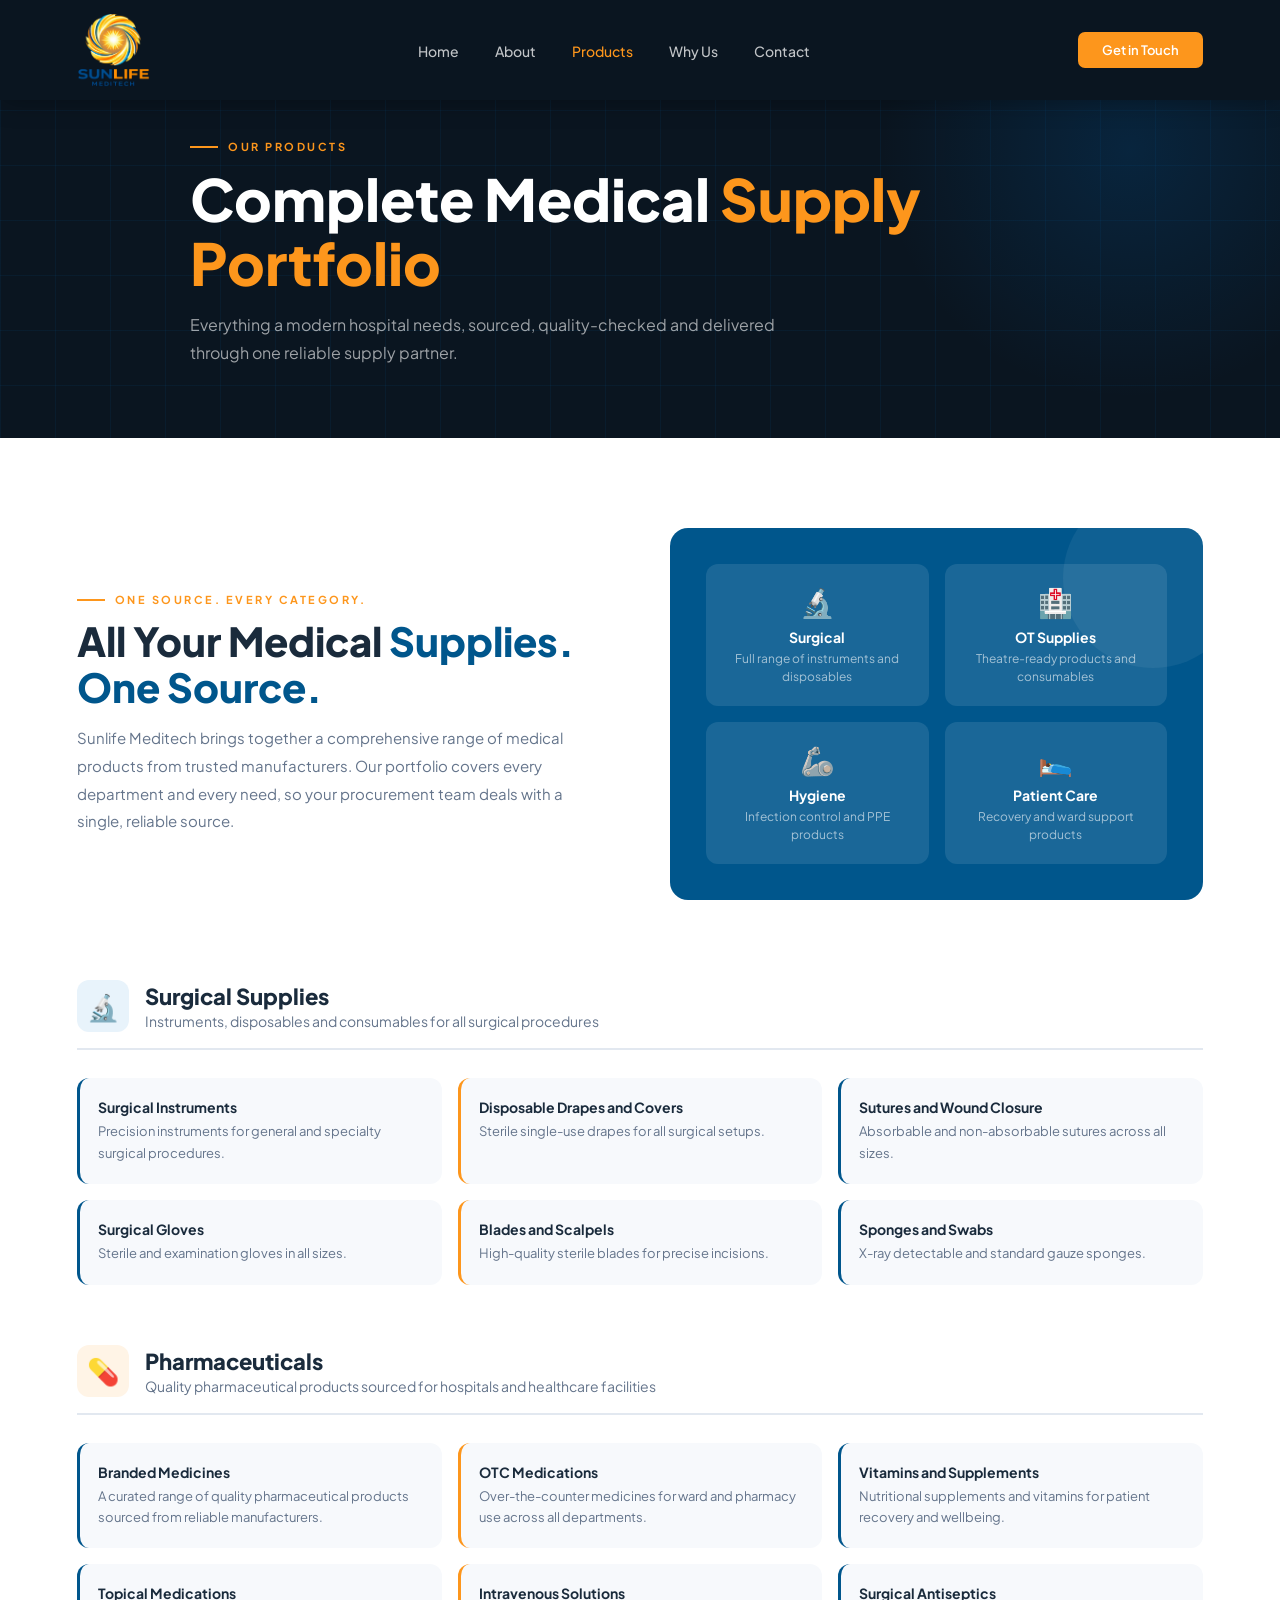
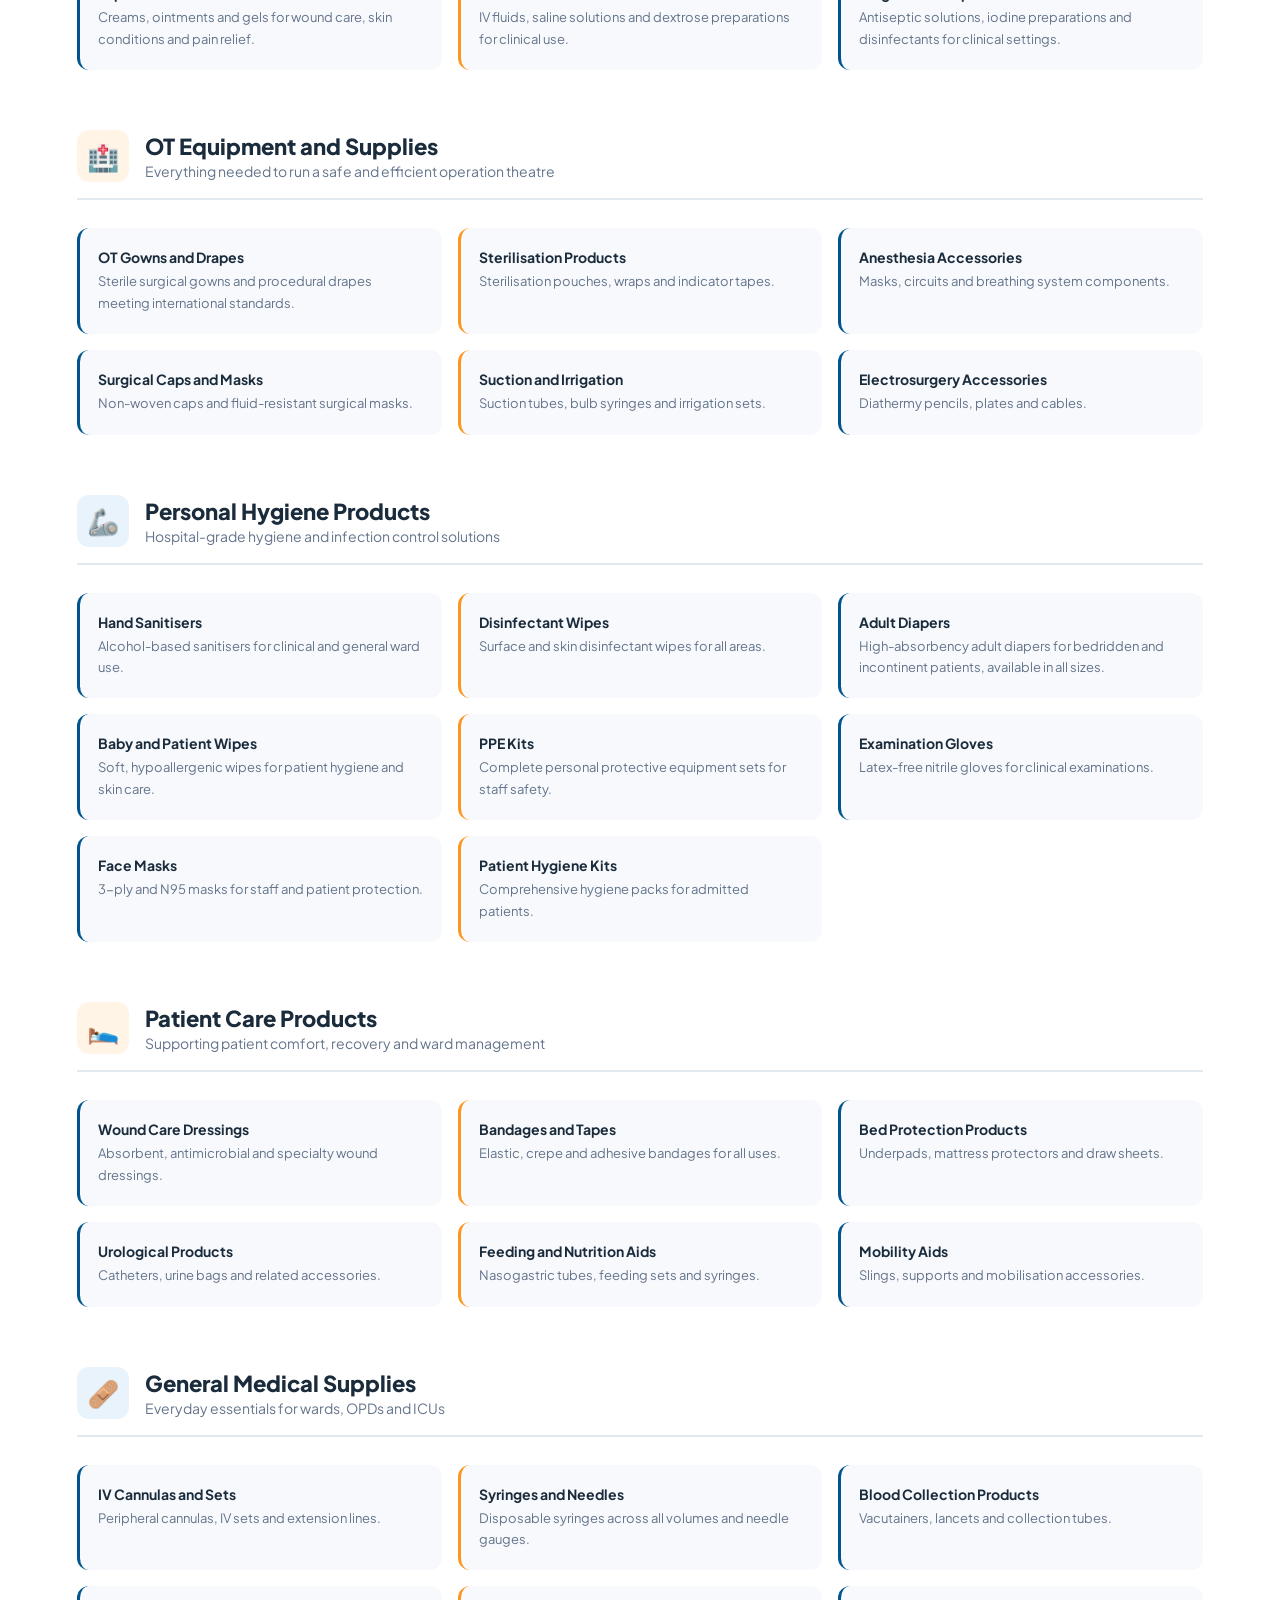
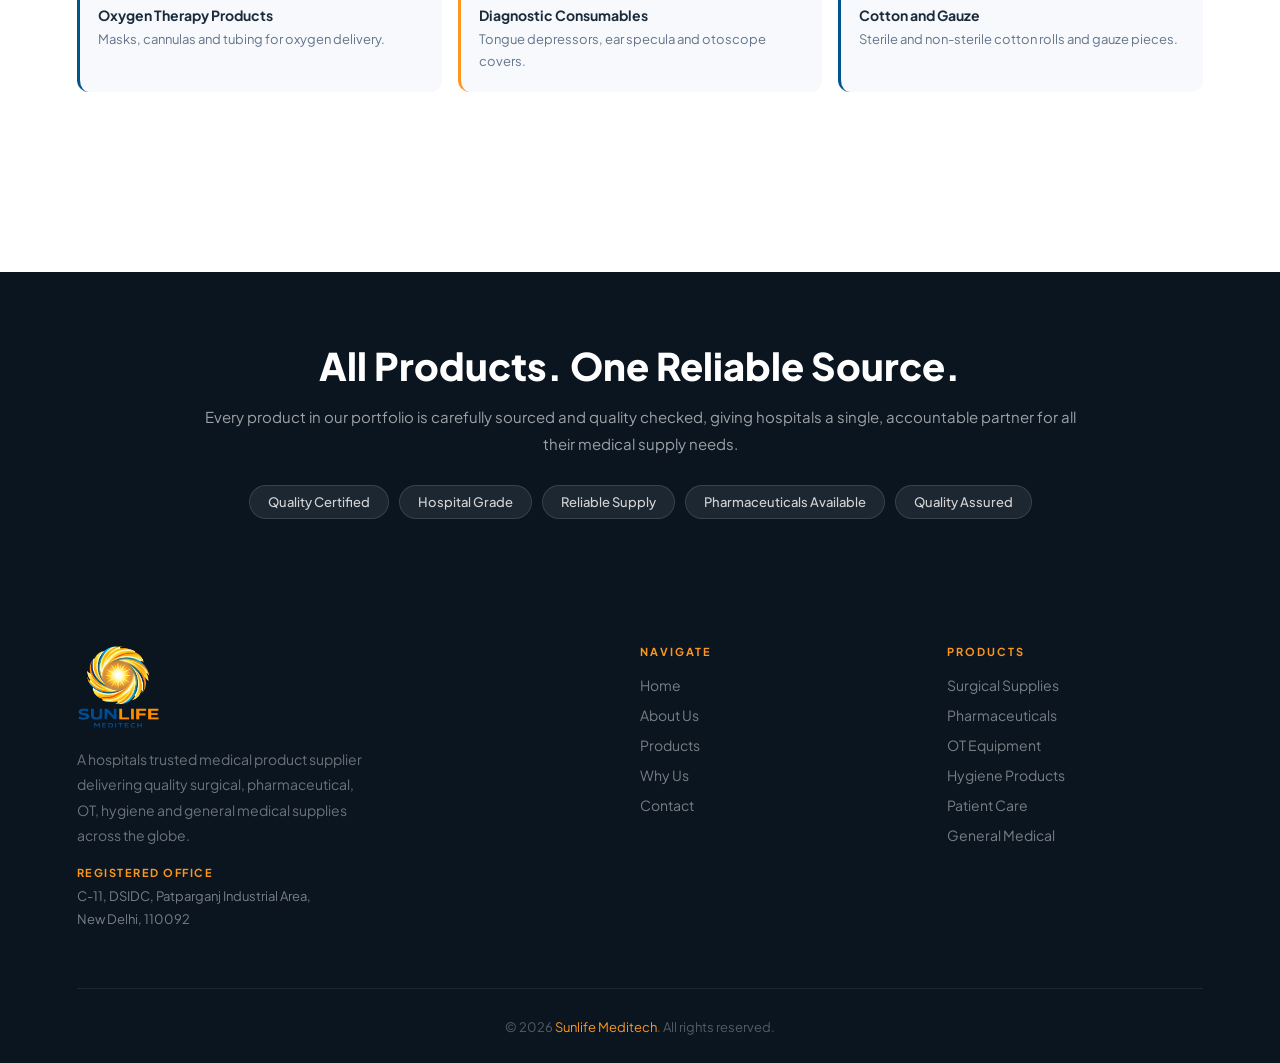
<file: products.html>
<!DOCTYPE html>
<html lang="en">
<head>
  <meta charset="UTF-8"/>
  <meta name="viewport" content="width=device-width, initial-scale=1.0"/>
  <title>Products | Sunlife Meditech</title>
  <link rel="icon" type="image/x-icon" href="images/favicon.ico"/>
  <link rel="icon" type="image/png" sizes="32x32" href="images/favicon-32.png"/>
  <link rel="apple-touch-icon" sizes="192x192" href="images/favicon-192.png"/>
  <link rel="stylesheet" href="css/style.css"/>
  <style>
    .products-main { padding: 90px 6%; background: var(--white); }
    .products-inner { max-width: 1200px; margin: 0 auto; }
    .prod-intro { display: grid; grid-template-columns: 1fr 1fr; gap: 60px; align-items: center; margin-bottom: 80px; }
    .prod-intro-text .sec-title { margin-top: 10px; }
    .prod-intro-text p { font-size: 15px; color: var(--muted); line-height: 1.85; margin-top: 14px; }
    .prod-intro-visual { background: var(--blue); border-radius: 18px; padding: 36px; position: relative; overflow: hidden; }
    .prod-intro-visual::before { content: ''; position: absolute; top: -40px; right: -40px; width: 180px; height: 180px; border-radius: 50%; background: rgba(255,255,255,0.06); }
    .prod-stat-grid { display: grid; grid-template-columns: 1fr 1fr; gap: 16px; position: relative; z-index: 1; }
    .prod-stat { background: rgba(255,255,255,0.1); border-radius: 12px; padding: 20px; text-align: center; }
    .prod-stat .ps-icon { font-size: 28px; margin-bottom: 8px; }
    .prod-stat .ps-title { font-size: 14px; font-weight: 700; color: white; margin-bottom: 4px; }
    .prod-stat .ps-sub { font-size: 12px; color: rgba(255,255,255,0.6); line-height: 1.5; }
    .prod-section { margin-bottom: 60px; }
    .prod-section-header { display: flex; align-items: center; gap: 16px; margin-bottom: 28px; padding-bottom: 16px; border-bottom: 2px solid var(--border); }
    .prod-section-icon { width: 52px; height: 52px; background: var(--blue-light); border-radius: 12px; display: flex; align-items: center; justify-content: center; font-size: 26px; }
    .prod-section-icon.orange-bg { background: #fff4e6; }
    .prod-section-title { font-size: 22px; font-weight: 800; color: var(--text); }
    .prod-section-sub { font-size: 14px; color: var(--muted); margin-top: 2px; }
    .prod-items { display: grid; grid-template-columns: repeat(3,1fr); gap: 16px; }
    .prod-item { background: var(--cream); border-radius: 12px; padding: 20px 18px; border-left: 3px solid var(--blue); transition: all 0.2s; }
    .prod-item:hover { background: white; box-shadow: 0 4px 16px rgba(0,0,0,0.07); transform: translateX(4px); }
    .prod-item:nth-child(3n+2) { border-left-color: var(--orange); }
    .prod-item-title { font-size: 14px; font-weight: 700; color: var(--text); margin-bottom: 5px; }
    .prod-item-body { font-size: 13px; color: var(--muted); line-height: 1.65; }
    .brand-strip { background: var(--dark); padding: 70px 6%; margin-top: 30px; }
    .bs-inner { max-width: 900px; margin: 0 auto; text-align: center; }
    .bs-inner h2 { font-size: clamp(24px,3.5vw,38px); font-weight: 800; color: white; margin-bottom: 14px; }
    .bs-inner p { font-size: 15px; color: rgba(255,255,255,0.6); line-height: 1.8; margin-bottom: 28px; }
    .bs-tags { display: flex; gap: 10px; flex-wrap: wrap; justify-content: center; }
    .bs-tag { background: rgba(255,255,255,0.08); border: 1px solid rgba(255,255,255,0.12); color: rgba(255,255,255,0.8); padding: 8px 18px; border-radius: 40px; font-size: 13px; font-weight: 500; }
    @media (max-width: 960px) { .prod-intro { grid-template-columns: 1fr; } .prod-items { grid-template-columns: 1fr 1fr; } }
    @media (max-width: 640px) { .prod-items { grid-template-columns: 1fr; } }
  </style>
</head>
<body>
<nav id="mainNav" class="solid">
  <a href="index.html" class="logo-wrap"><img src="images/logo%20(5).png" alt="Sunlife Meditech"/></a>
  <ul class="nav-links" id="navLinks">
    <li><a href="index.html">Home</a></li>
    <li><a href="about.html">About</a></li>
    <li><a href="products.html" class="active">Products</a></li>
    <li><a href="why-us.html">Why Us</a></li>
    <li><a href="contact.html">Contact</a></li>
  </ul>
  <a href="contact.html" class="nav-btn">Get in Touch</a>
  <div class="hamburger" onclick="toggleMenu()"><span></span><span></span><span></span></div>
</nav>
<div class="page-hero">
  <div class="page-hero-inner">
    <div class="page-hero-tag">Our Products</div>
    <h1>Complete Medical <span>Supply Portfolio</span></h1>
    <p>Everything a modern hospital needs, sourced, quality-checked and delivered through one reliable supply partner.</p>
  </div>
</div>
<section class="products-main">
  <div class="products-inner">
    <div class="prod-intro">
      <div class="prod-intro-text rl">
        <div class="sec-tag">One Source. Every Category.</div>
        <h2 class="sec-title">All Your Medical <span>Supplies. One Source.</span></h2>
        <p>Sunlife Meditech brings together a comprehensive range of medical products from trusted manufacturers. Our portfolio covers every department and every need, so your procurement team deals with a single, reliable source.</p>
      </div>
      <div class="rr">
        <div class="prod-intro-visual">
          <div class="prod-stat-grid">
            <div class="prod-stat"><div class="ps-icon">&#128300;</div><div class="ps-title">Surgical</div><div class="ps-sub">Full range of instruments and disposables</div></div>
            <div class="prod-stat"><div class="ps-icon">&#127973;</div><div class="ps-title">OT Supplies</div><div class="ps-sub">Theatre-ready products and consumables</div></div>
            <div class="prod-stat"><div class="ps-icon">&#129470;</div><div class="ps-title">Hygiene</div><div class="ps-sub">Infection control and PPE products</div></div>
            <div class="prod-stat"><div class="ps-icon">&#128716;</div><div class="ps-title">Patient Care</div><div class="ps-sub">Recovery and ward support products</div></div>
          </div>
        </div>
      </div>
    </div>

    <div class="prod-section reveal">
      <div class="prod-section-header">
        <div class="prod-section-icon">&#128300;</div>
        <div><div class="prod-section-title">Surgical Supplies</div><div class="prod-section-sub">Instruments, disposables and consumables for all surgical procedures</div></div>
      </div>
      <div class="prod-items">
        <div class="prod-item"><div class="prod-item-title">Surgical Instruments</div><div class="prod-item-body">Precision instruments for general and specialty surgical procedures.</div></div>
        <div class="prod-item"><div class="prod-item-title">Disposable Drapes and Covers</div><div class="prod-item-body">Sterile single-use drapes for all surgical setups.</div></div>
        <div class="prod-item"><div class="prod-item-title">Sutures and Wound Closure</div><div class="prod-item-body">Absorbable and non-absorbable sutures across all sizes.</div></div>
        <div class="prod-item"><div class="prod-item-title">Surgical Gloves</div><div class="prod-item-body">Sterile and examination gloves in all sizes.</div></div>
        <div class="prod-item"><div class="prod-item-title">Blades and Scalpels</div><div class="prod-item-body">High-quality sterile blades for precise incisions.</div></div>
        <div class="prod-item"><div class="prod-item-title">Sponges and Swabs</div><div class="prod-item-body">X-ray detectable and standard gauze sponges.</div></div>
      </div>
    </div>

    <div class="prod-section reveal">
      <div class="prod-section-header">
        <div class="prod-section-icon orange-bg">&#128138;</div>
        <div><div class="prod-section-title">Pharmaceuticals</div><div class="prod-section-sub">Quality pharmaceutical products sourced for hospitals and healthcare facilities</div></div>
      </div>
      <div class="prod-items">
        <div class="prod-item"><div class="prod-item-title">Branded Medicines</div><div class="prod-item-body">A curated range of quality pharmaceutical products sourced from reliable manufacturers.</div></div>
        <div class="prod-item"><div class="prod-item-title">OTC Medications</div><div class="prod-item-body">Over-the-counter medicines for ward and pharmacy use across all departments.</div></div>
        <div class="prod-item"><div class="prod-item-title">Vitamins and Supplements</div><div class="prod-item-body">Nutritional supplements and vitamins for patient recovery and wellbeing.</div></div>
        <div class="prod-item"><div class="prod-item-title">Topical Medications</div><div class="prod-item-body">Creams, ointments and gels for wound care, skin conditions and pain relief.</div></div>
        <div class="prod-item"><div class="prod-item-title">Intravenous Solutions</div><div class="prod-item-body">IV fluids, saline solutions and dextrose preparations for clinical use.</div></div>
        <div class="prod-item"><div class="prod-item-title">Surgical Antiseptics</div><div class="prod-item-body">Antiseptic solutions, iodine preparations and disinfectants for clinical settings.</div></div>
      </div>
    </div>

    <div class="prod-section reveal">
      <div class="prod-section-header">
        <div class="prod-section-icon orange-bg">&#127973;</div>
        <div><div class="prod-section-title">OT Equipment and Supplies</div><div class="prod-section-sub">Everything needed to run a safe and efficient operation theatre</div></div>
      </div>
      <div class="prod-items">
        <div class="prod-item"><div class="prod-item-title">OT Gowns and Drapes</div><div class="prod-item-body">Sterile surgical gowns and procedural drapes meeting international standards.</div></div>
        <div class="prod-item"><div class="prod-item-title">Sterilisation Products</div><div class="prod-item-body">Sterilisation pouches, wraps and indicator tapes.</div></div>
        <div class="prod-item"><div class="prod-item-title">Anesthesia Accessories</div><div class="prod-item-body">Masks, circuits and breathing system components.</div></div>
        <div class="prod-item"><div class="prod-item-title">Surgical Caps and Masks</div><div class="prod-item-body">Non-woven caps and fluid-resistant surgical masks.</div></div>
        <div class="prod-item"><div class="prod-item-title">Suction and Irrigation</div><div class="prod-item-body">Suction tubes, bulb syringes and irrigation sets.</div></div>
        <div class="prod-item"><div class="prod-item-title">Electrosurgery Accessories</div><div class="prod-item-body">Diathermy pencils, plates and cables.</div></div>
      </div>
    </div>

    <div class="prod-section reveal">
      <div class="prod-section-header">
        <div class="prod-section-icon">&#129470;</div>
        <div><div class="prod-section-title">Personal Hygiene Products</div><div class="prod-section-sub">Hospital-grade hygiene and infection control solutions</div></div>
      </div>
      <div class="prod-items">
        <div class="prod-item"><div class="prod-item-title">Hand Sanitisers</div><div class="prod-item-body">Alcohol-based sanitisers for clinical and general ward use.</div></div>
        <div class="prod-item"><div class="prod-item-title">Disinfectant Wipes</div><div class="prod-item-body">Surface and skin disinfectant wipes for all areas.</div></div>
        <div class="prod-item"><div class="prod-item-title">Adult Diapers</div><div class="prod-item-body">High-absorbency adult diapers for bedridden and incontinent patients, available in all sizes.</div></div>
        <div class="prod-item"><div class="prod-item-title">Baby and Patient Wipes</div><div class="prod-item-body">Soft, hypoallergenic wipes for patient hygiene and skin care.</div></div>
        <div class="prod-item"><div class="prod-item-title">PPE Kits</div><div class="prod-item-body">Complete personal protective equipment sets for staff safety.</div></div>
        <div class="prod-item"><div class="prod-item-title">Examination Gloves</div><div class="prod-item-body">Latex-free nitrile gloves for clinical examinations.</div></div>
        <div class="prod-item"><div class="prod-item-title">Face Masks</div><div class="prod-item-body">3-ply and N95 masks for staff and patient protection.</div></div>
        <div class="prod-item"><div class="prod-item-title">Patient Hygiene Kits</div><div class="prod-item-body">Comprehensive hygiene packs for admitted patients.</div></div>
      </div>
    </div>

    <div class="prod-section reveal">
      <div class="prod-section-header">
        <div class="prod-section-icon orange-bg">&#128716;</div>
        <div><div class="prod-section-title">Patient Care Products</div><div class="prod-section-sub">Supporting patient comfort, recovery and ward management</div></div>
      </div>
      <div class="prod-items">
        <div class="prod-item"><div class="prod-item-title">Wound Care Dressings</div><div class="prod-item-body">Absorbent, antimicrobial and specialty wound dressings.</div></div>
        <div class="prod-item"><div class="prod-item-title">Bandages and Tapes</div><div class="prod-item-body">Elastic, crepe and adhesive bandages for all uses.</div></div>
        <div class="prod-item"><div class="prod-item-title">Bed Protection Products</div><div class="prod-item-body">Underpads, mattress protectors and draw sheets.</div></div>
        <div class="prod-item"><div class="prod-item-title">Urological Products</div><div class="prod-item-body">Catheters, urine bags and related accessories.</div></div>
        <div class="prod-item"><div class="prod-item-title">Feeding and Nutrition Aids</div><div class="prod-item-body">Nasogastric tubes, feeding sets and syringes.</div></div>
        <div class="prod-item"><div class="prod-item-title">Mobility Aids</div><div class="prod-item-body">Slings, supports and mobilisation accessories.</div></div>
      </div>
    </div>

    <div class="prod-section reveal">
      <div class="prod-section-header">
        <div class="prod-section-icon">&#129657;</div>
        <div><div class="prod-section-title">General Medical Supplies</div><div class="prod-section-sub">Everyday essentials for wards, OPDs and ICUs</div></div>
      </div>
      <div class="prod-items">
        <div class="prod-item"><div class="prod-item-title">IV Cannulas and Sets</div><div class="prod-item-body">Peripheral cannulas, IV sets and extension lines.</div></div>
        <div class="prod-item"><div class="prod-item-title">Syringes and Needles</div><div class="prod-item-body">Disposable syringes across all volumes and needle gauges.</div></div>
        <div class="prod-item"><div class="prod-item-title">Blood Collection Products</div><div class="prod-item-body">Vacutainers, lancets and collection tubes.</div></div>
        <div class="prod-item"><div class="prod-item-title">Oxygen Therapy Products</div><div class="prod-item-body">Masks, cannulas and tubing for oxygen delivery.</div></div>
        <div class="prod-item"><div class="prod-item-title">Diagnostic Consumables</div><div class="prod-item-body">Tongue depressors, ear specula and otoscope covers.</div></div>
        <div class="prod-item"><div class="prod-item-title">Cotton and Gauze</div><div class="prod-item-body">Sterile and non-sterile cotton rolls and gauze pieces.</div></div>
      </div>
    </div>

  </div>
</section>

<div class="brand-strip">
  <div class="bs-inner reveal">
    <h2>All Products. One Reliable Source.</h2>
    <p>Every product in our portfolio is carefully sourced and quality checked, giving hospitals a single, accountable partner for all their medical supply needs.</p>
    <div class="bs-tags">
      <span class="bs-tag">Quality Certified</span>
      <span class="bs-tag">Hospital Grade</span>
      <span class="bs-tag">Reliable Supply</span>
      <span class="bs-tag">Pharmaceuticals Available</span>
      <span class="bs-tag">Quality Assured</span>
    </div>
  </div>
</div>

<footer>
  <div class="footer-inner">
    <div class="footer-brand">
      <div class="footer-logo"><img src="images/logo%20(5).png" alt="Sunlife Meditech"/></div>
      <p>A hospitals trusted medical product supplier delivering quality surgical, pharmaceutical, OT, hygiene and general medical supplies across the globe.</p>
      <div class="footer-offices">
        
        <div class="fo-block"><div class="fo-label">Registered Office</div><div class="fo-addr">C-11, DSIDC, Patparganj Industrial Area,<br>New Delhi, 110092</div></div>
      </div>
    </div>
    <div class="footer-col"><h5>Navigate</h5><ul><li><a href="index.html">Home</a></li><li><a href="about.html">About Us</a></li><li><a href="products.html">Products</a></li><li><a href="why-us.html">Why Us</a></li><li><a href="contact.html">Contact</a></li></ul></div>
    <div class="footer-col"><h5>Products</h5><ul><li><a href="products.html">Surgical Supplies</a></li><li><a href="products.html">Pharmaceuticals</a></li><li><a href="products.html">OT Equipment</a></li><li><a href="products.html">Hygiene Products</a></li><li><a href="products.html">Patient Care</a></li><li><a href="products.html">General Medical</a></li></ul></div>
  </div>
  <div class="footer-bottom"><p>&#169; 2026 <span>Sunlife Meditech</span>. All rights reserved.</p></div>
</footer>
<script src="js/main.js"></script>
</body>
</html>
</file>
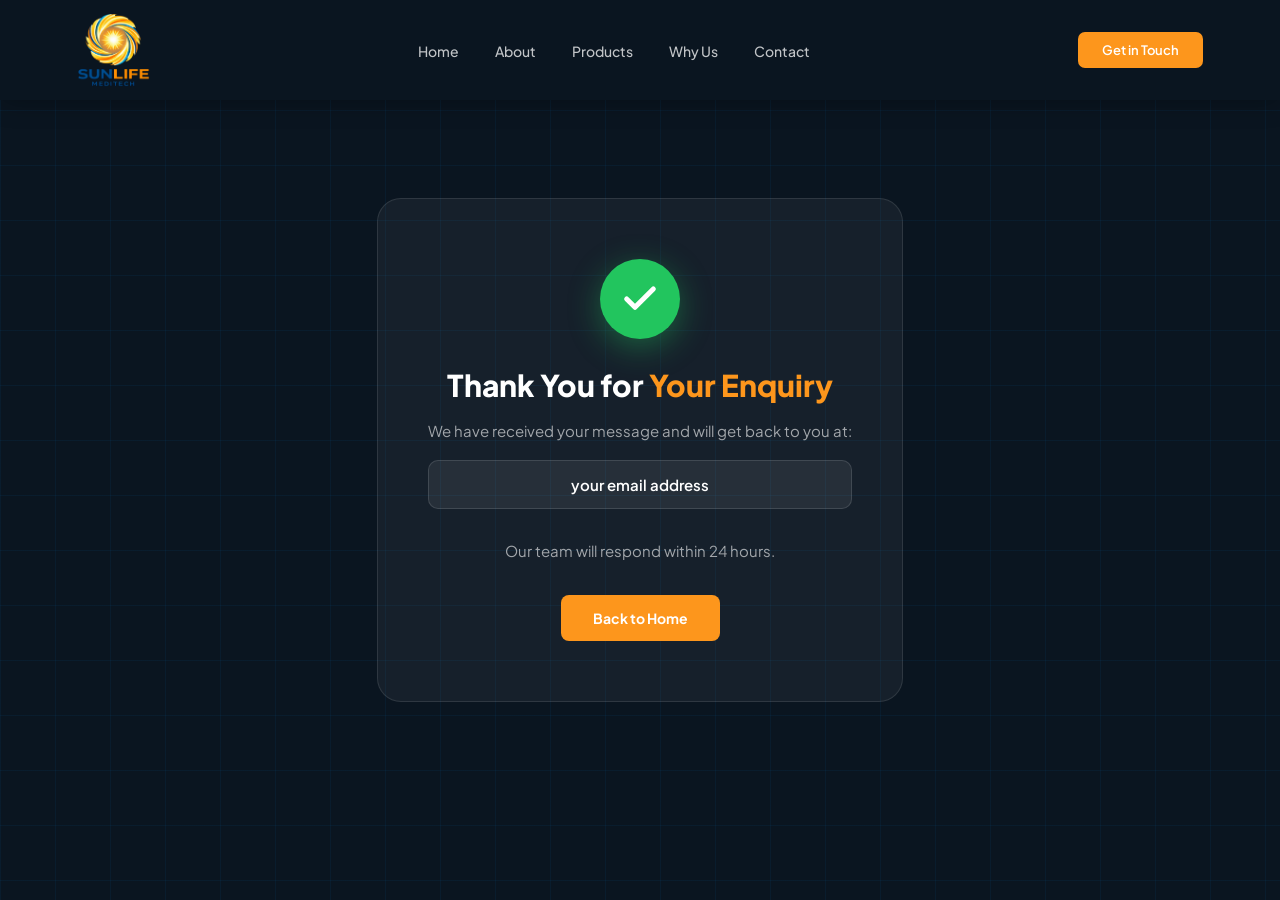
<file: thank-you.html>
<!DOCTYPE html>
<html lang="en">
<head>
  <meta charset="UTF-8"/>
  <meta name="viewport" content="width=device-width, initial-scale=1.0"/>
  <title>Thank You | Sunlife Meditech</title>
  <link rel="icon" type="image/x-icon" href="images/favicon.ico"/>
  <link rel="icon" type="image/png" sizes="32x32" href="images/favicon-32.png"/>
  <link rel="apple-touch-icon" sizes="192x192" href="images/favicon-192.png"/>
  <link rel="stylesheet" href="css/style.css"/>
  <style>
    .thankyou-page { min-height: 100vh; background: var(--dark); display: flex; align-items: center; justify-content: center; padding: 100px 6%; position: relative; overflow: hidden; }
    .thankyou-page::before { content: ''; position: absolute; inset: 0; background-image: linear-gradient(rgba(0,86,140,0.12) 1px, transparent 1px), linear-gradient(90deg, rgba(0,86,140,0.12) 1px, transparent 1px); background-size: 55px 55px; }
    .ty-card { background: rgba(255,255,255,0.05); border: 1px solid rgba(255,255,255,0.1); border-radius: 24px; padding: 60px 50px; text-align: center; max-width: 560px; position: relative; z-index: 2; }
    .ty-icon {
      width: 80px; height: 80px; background: #22c55e;
      border-radius: 50%; display: flex; align-items: center;
      justify-content: center; margin: 0 auto 28px;
      box-shadow: 0 8px 32px rgba(34,197,94,0.4);
    }
    .ty-icon svg { width: 40px; height: 40px; }
    .ty-heading { font-size: 30px; font-weight: 800; color: white; margin-bottom: 14px; line-height: 1.2; }
    .ty-heading span { color: var(--orange); }
    .ty-body { font-size: 15px; color: rgba(255,255,255,0.6); line-height: 1.8; margin-bottom: 10px; }
    .ty-email-box {
      background: rgba(255,255,255,0.07); border: 1px solid rgba(255,255,255,0.12);
      border-radius: 10px; padding: 14px 20px; margin: 16px 0 28px;
      font-size: 15px; color: white; font-weight: 600;
      word-break: break-all;
    }
    .ty-btn { background: var(--orange); color: white; padding: 14px 32px; border-radius: 8px; font-weight: 700; font-size: 14px; text-decoration: none; transition: all 0.2s; display: inline-block; }
    .ty-btn:hover { background: var(--orange-deep); transform: translateY(-2px); }
  </style>
</head>
<body>
<nav id="mainNav" class="solid">
  <a href="index.html" class="logo-wrap"><img src="images/logo%20(5).png" alt="Sunlife Meditech"/></a>
  <ul class="nav-links" id="navLinks">
    <li><a href="index.html">Home</a></li>
    <li><a href="about.html">About</a></li>
    <li><a href="products.html">Products</a></li>
    <li><a href="why-us.html">Why Us</a></li>
    <li><a href="contact.html">Contact</a></li>
  </ul>
  <a href="contact.html" class="nav-btn">Get in Touch</a>
  <div class="hamburger" onclick="toggleMenu()"><span></span><span></span><span></span></div>
</nav>

<div class="thankyou-page">
  <div class="ty-card">
    <div class="ty-icon">
      <svg viewBox="0 0 24 24" fill="none" stroke="white" stroke-width="3" stroke-linecap="round" stroke-linejoin="round">
        <polyline points="20 6 9 17 4 12"></polyline>
      </svg>
    </div>
    <h1 class="ty-heading">Thank You for <span>Your Enquiry</span></h1>
    <p class="ty-body">We have received your message and will get back to you at:</p>
    <div class="ty-email-box" id="visitorEmail">your email address</div>
    <p class="ty-body">Our team will respond within 24 hours.</p>
    <br/>
    <a href="index.html" class="ty-btn">Back to Home</a>
  </div>
</div>

<script src="js/main.js"></script>
<script>
  // Read the email from the URL query string that Netlify passes back
  function getParam(name) {
    const url = new URLSearchParams(window.location.search);
    return url.get(name);
  }

  // Try to get email from URL params
  const email = getParam('email');
  if (email) {
    document.getElementById('visitorEmail').textContent = email;
  } else {
    // Fallback: read from sessionStorage if set before form submit
    const stored = sessionStorage.getItem('enquiry_email');
    if (stored) {
      document.getElementById('visitorEmail').textContent = stored;
      sessionStorage.removeItem('enquiry_email');
    }
  }
</script>
</body>
</html>
</file>
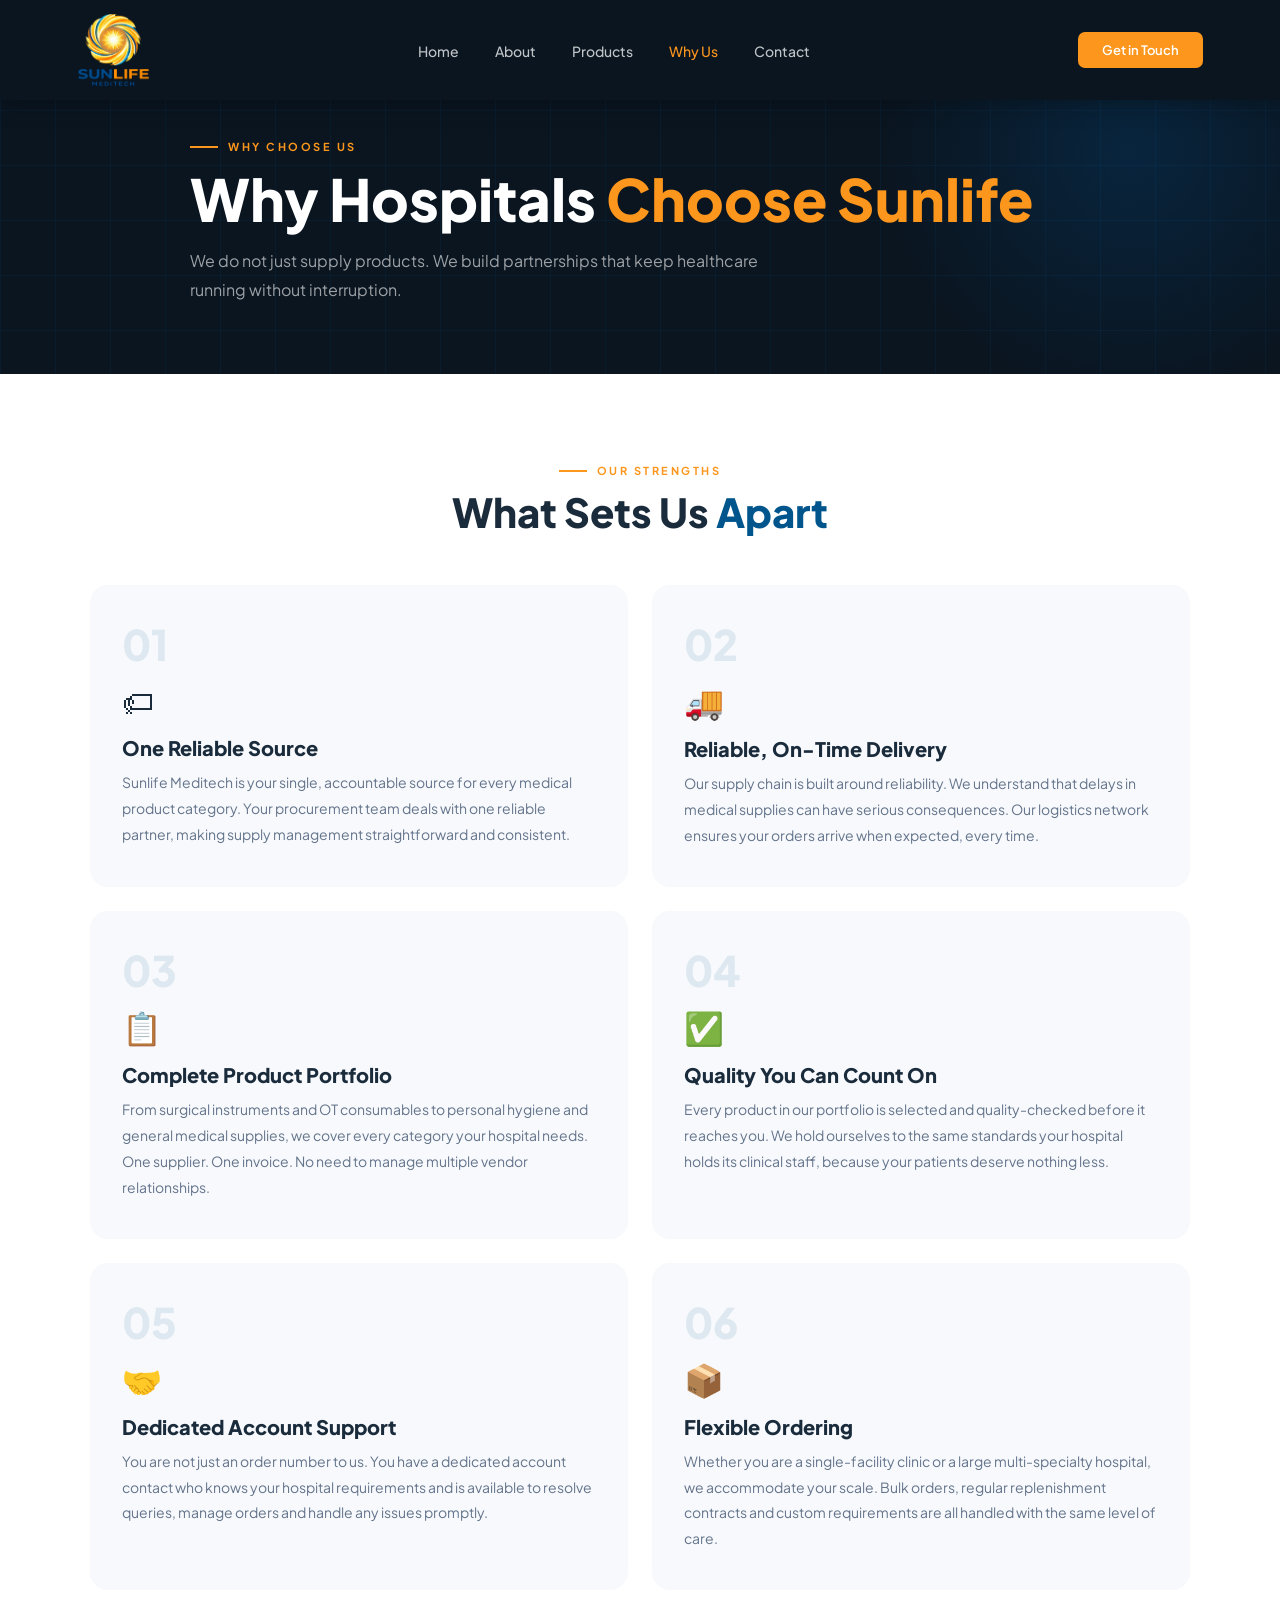
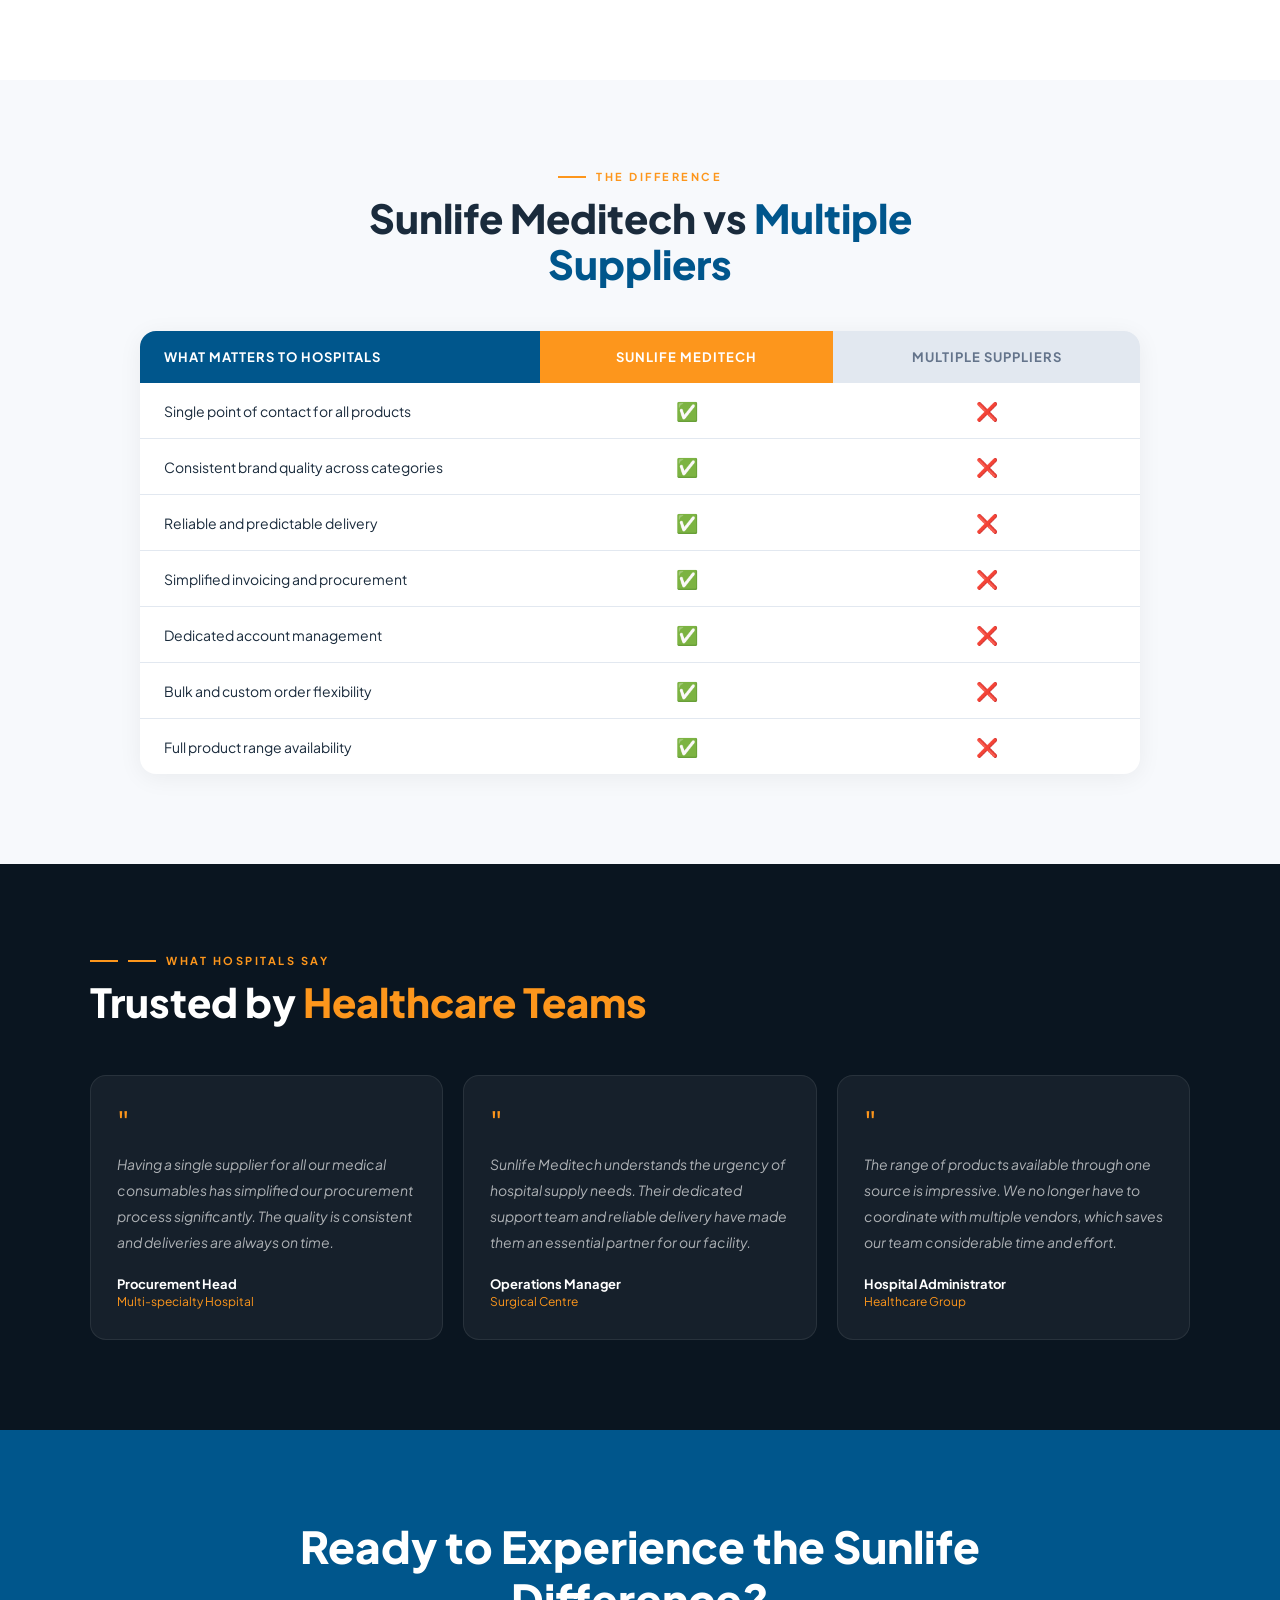
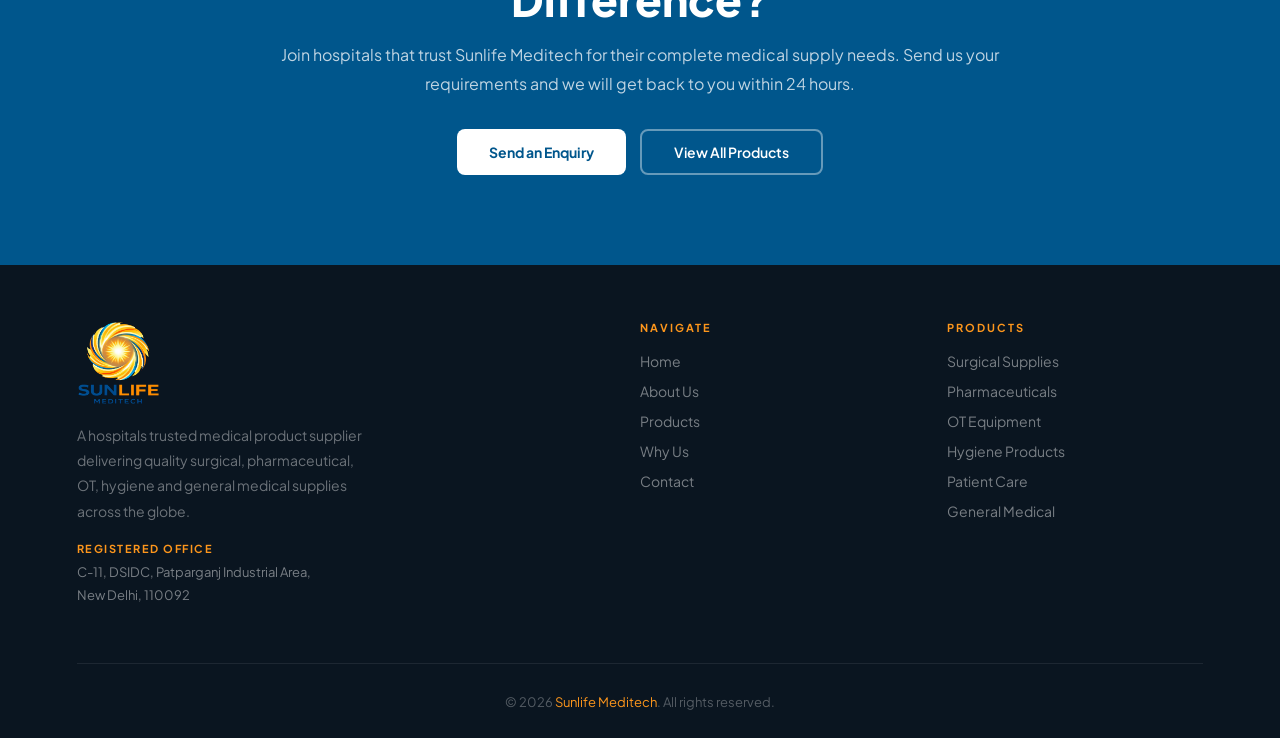
<file: why-us.html>
<!DOCTYPE html>
<html lang="en">
<head>
  <meta charset="UTF-8"/>
  <meta name="viewport" content="width=device-width, initial-scale=1.0"/>
  <title>Why Choose Us | Sunlife Meditech</title>
  <link rel="icon" type="image/x-icon" href="images/favicon.ico"/>
  <link rel="icon" type="image/png" sizes="32x32" href="images/favicon-32.png"/>
  <link rel="apple-touch-icon" sizes="192x192" href="images/favicon-192.png"/>
  <link rel="stylesheet" href="css/style.css"/>
  <style>
    .reasons { padding: 90px 6%; background: var(--white); }
    .reasons-inner { max-width: 1100px; margin: 0 auto; }
    .reasons-grid { display: grid; grid-template-columns: 1fr 1fr; gap: 24px; margin-top: 50px; }
    .reason-card { background: var(--cream); border-radius: 18px; padding: 36px 30px; transition: all 0.25s; border: 2px solid transparent; }
    .reason-card:hover { background: white; border-color: var(--blue); box-shadow: 0 8px 32px rgba(0,86,140,0.1); transform: translateY(-4px); }
    .rc-num { font-size: 42px; font-weight: 800; color: rgba(0,86,140,0.1); line-height: 1; margin-bottom: 16px; }
    .rc-icon { font-size: 32px; margin-bottom: 14px; }
    .rc-title { font-size: 20px; font-weight: 800; color: var(--text); margin-bottom: 10px; }
    .rc-body { font-size: 14px; color: var(--muted); line-height: 1.85; }
    .comparison { padding: 90px 6%; background: var(--cream); }
    .comparison-inner { max-width: 1000px; margin: 0 auto; }
    .comp-table { width: 100%; border-collapse: collapse; margin-top: 44px; background: white; border-radius: 16px; overflow: hidden; box-shadow: 0 4px 24px rgba(0,0,0,0.06); }
    .comp-table th { padding: 18px 24px; text-align: left; font-size: 13px; font-weight: 700; letter-spacing: 1px; text-transform: uppercase; }
    .comp-table th:first-child { background: var(--blue); color: white; width: 40%; }
    .comp-table th:nth-child(2) { background: var(--orange); color: white; text-align: center; }
    .comp-table th:last-child { background: #e2e8f0; color: var(--muted); text-align: center; }
    .comp-table td { padding: 16px 24px; border-bottom: 1px solid var(--border); font-size: 14px; color: var(--text); }
    .comp-table td:nth-child(2), .comp-table td:last-child { text-align: center; font-size: 18px; }
    .comp-table tr:last-child td { border-bottom: none; }
    .comp-table tr:hover td { background: var(--cream); }
    .testimony { padding: 90px 6%; background: var(--dark); }
    .testimony-inner { max-width: 1100px; margin: 0 auto; }
    .testimony-inner .sec-title { color: white; }
    .testimony-inner .sec-title span { color: var(--orange); }
    .testimony-grid { display: grid; grid-template-columns: repeat(3,1fr); gap: 20px; margin-top: 50px; }
    .test-card { background: rgba(255,255,255,0.05); border: 1px solid rgba(255,255,255,0.08); border-radius: 16px; padding: 30px 26px; }
    .test-quote { font-size: 32px; color: var(--orange); line-height: 1; margin-bottom: 14px; }
    .test-body { font-size: 14px; color: rgba(255,255,255,0.65); line-height: 1.85; margin-bottom: 20px; font-style: italic; }
    .test-author { font-size: 13px; font-weight: 700; color: white; }
    .test-role { font-size: 12px; color: var(--orange); margin-top: 2px; }
    .cta-section { padding: 90px 6%; background: var(--blue); }
    .cta-section-inner { max-width: 800px; margin: 0 auto; text-align: center; }
    .cta-section-inner h2 { font-size: clamp(28px,4vw,44px); font-weight: 800; color: white; margin-bottom: 16px; line-height: 1.2; }
    .cta-section-inner p { font-size: 16px; color: rgba(255,255,255,0.75); line-height: 1.8; margin-bottom: 30px; }
    .cta-btns { display: flex; gap: 14px; justify-content: center; flex-wrap: wrap; }
    .btn-white { background: white; color: var(--blue); padding: 14px 32px; border-radius: 8px; font-weight: 700; font-size: 14px; text-decoration: none; transition: all 0.2s; }
    .btn-white:hover { transform: translateY(-2px); box-shadow: 0 8px 24px rgba(0,0,0,0.15); }
    .btn-outline-white { color: white; border: 2px solid rgba(255,255,255,0.4); padding: 12px 32px; border-radius: 8px; font-weight: 600; font-size: 14px; text-decoration: none; transition: all 0.2s; }
    .btn-outline-white:hover { border-color: white; }
    @media (max-width: 960px) { .reasons-grid { grid-template-columns: 1fr; } .testimony-grid { grid-template-columns: 1fr; } }
    @media (max-width: 640px) { .comp-table th, .comp-table td { padding: 12px 14px; } }
  </style>
</head>
<body>
<nav id="mainNav" class="solid">
  <a href="index.html" class="logo-wrap"><img src="images/logo%20(5).png" alt="Sunlife Meditech"/></a>
  <ul class="nav-links" id="navLinks">
    <li><a href="index.html">Home</a></li>
    <li><a href="about.html">About</a></li>
    <li><a href="products.html">Products</a></li>
    <li><a href="why-us.html" class="active">Why Us</a></li>
    <li><a href="contact.html">Contact</a></li>
  </ul>
  <a href="contact.html" class="nav-btn">Get in Touch</a>
  <div class="hamburger" onclick="toggleMenu()"><span></span><span></span><span></span></div>
</nav>
<div class="page-hero">
  <div class="page-hero-inner">
    <div class="page-hero-tag">Why Choose Us</div>
    <h1>Why Hospitals <span>Choose Sunlife</span></h1>
    <p>We do not just supply products. We build partnerships that keep healthcare running without interruption.</p>
  </div>
</div>
<section class="reasons">
  <div class="reasons-inner">
    <div class="reveal" style="text-align:center;max-width:580px;margin:0 auto;">
      <div class="sec-tag" style="justify-content:center">Our Strengths</div>
      <h2 class="sec-title" style="margin-top:10px">What Sets Us <span>Apart</span></h2>
    </div>
    <div class="reasons-grid">
      <div class="reason-card reveal"><div class="rc-num">01</div><div class="rc-icon">&#127991;</div><div class="rc-title">One Reliable Source</div><div class="rc-body">Sunlife Meditech is your single, accountable source for every medical product category. Your procurement team deals with one reliable partner, making supply management straightforward and consistent.</div></div>
      <div class="reason-card reveal"><div class="rc-num">02</div><div class="rc-icon">&#128666;</div><div class="rc-title">Reliable, On-Time Delivery</div><div class="rc-body">Our supply chain is built around reliability. We understand that delays in medical supplies can have serious consequences. Our logistics network ensures your orders arrive when expected, every time.</div></div>
      <div class="reason-card reveal"><div class="rc-num">03</div><div class="rc-icon">&#128203;</div><div class="rc-title">Complete Product Portfolio</div><div class="rc-body">From surgical instruments and OT consumables to personal hygiene and general medical supplies, we cover every category your hospital needs. One supplier. One invoice. No need to manage multiple vendor relationships.</div></div>
      <div class="reason-card reveal"><div class="rc-num">04</div><div class="rc-icon">&#9989;</div><div class="rc-title">Quality You Can Count On</div><div class="rc-body">Every product in our portfolio is selected and quality-checked before it reaches you. We hold ourselves to the same standards your hospital holds its clinical staff, because your patients deserve nothing less.</div></div>
      <div class="reason-card reveal"><div class="rc-num">05</div><div class="rc-icon">&#129309;</div><div class="rc-title">Dedicated Account Support</div><div class="rc-body">You are not just an order number to us. You have a dedicated account contact who knows your hospital requirements and is available to resolve queries, manage orders and handle any issues promptly.</div></div>
      <div class="reason-card reveal"><div class="rc-num">06</div><div class="rc-icon">&#128230;</div><div class="rc-title">Flexible Ordering</div><div class="rc-body">Whether you are a single-facility clinic or a large multi-specialty hospital, we accommodate your scale. Bulk orders, regular replenishment contracts and custom requirements are all handled with the same level of care.</div></div>
    </div>
  </div>
</section>
<section class="comparison">
  <div class="comparison-inner">
    <div class="reveal" style="text-align:center;max-width:580px;margin:0 auto;">
      <div class="sec-tag" style="justify-content:center">The Difference</div>
      <h2 class="sec-title" style="margin-top:10px">Sunlife Meditech vs <span>Multiple Suppliers</span></h2>
    </div>
    <table class="comp-table reveal">
      <thead><tr><th>What Matters to Hospitals</th><th>Sunlife Meditech</th><th>Multiple Suppliers</th></tr></thead>
      <tbody>
        <tr><td>Single point of contact for all products</td><td>&#9989;</td><td>&#10060;</td></tr>
        <tr><td>Consistent brand quality across categories</td><td>&#9989;</td><td>&#10060;</td></tr>
        <tr><td>Reliable and predictable delivery</td><td>&#9989;</td><td>&#10060;</td></tr>
        <tr><td>Simplified invoicing and procurement</td><td>&#9989;</td><td>&#10060;</td></tr>
        <tr><td>Dedicated account management</td><td>&#9989;</td><td>&#10060;</td></tr>
        <tr><td>Bulk and custom order flexibility</td><td>&#9989;</td><td>&#10060;</td></tr>
        <tr><td>Full product range availability</td><td>&#9989;</td><td>&#10060;</td></tr>
      </tbody>
    </table>
  </div>
</section>
<section class="testimony">
  <div class="testimony-inner">
    <div class="reveal">
      <div class="sec-tag" style="color:var(--orange)"><span style="background:var(--orange);width:28px;height:2px;display:block"></span>What Hospitals Say</div>
      <h2 class="sec-title" style="margin-top:10px">Trusted by <span>Healthcare Teams</span></h2>
    </div>
    <div class="testimony-grid">
      <div class="test-card reveal"><div class="test-quote">"</div><div class="test-body">Having a single supplier for all our medical consumables has simplified our procurement process significantly. The quality is consistent and deliveries are always on time.</div><div class="test-author">Procurement Head</div><div class="test-role">Multi-specialty Hospital</div></div>
      <div class="test-card reveal"><div class="test-quote">"</div><div class="test-body">Sunlife Meditech understands the urgency of hospital supply needs. Their dedicated support team and reliable delivery have made them an essential partner for our facility.</div><div class="test-author">Operations Manager</div><div class="test-role">Surgical Centre</div></div>
      <div class="test-card reveal"><div class="test-quote">"</div><div class="test-body">The range of products available through one source is impressive. We no longer have to coordinate with multiple vendors, which saves our team considerable time and effort.</div><div class="test-author">Hospital Administrator</div><div class="test-role">Healthcare Group</div></div>
    </div>
  </div>
</section>
<section class="cta-section">
  <div class="cta-section-inner reveal">
    <h2>Ready to Experience the Sunlife Difference?</h2>
    <p>Join hospitals that trust Sunlife Meditech for their complete medical supply needs. Send us your requirements and we will get back to you within 24 hours.</p>
    <div class="cta-btns">
      <a href="contact.html" class="btn-white">Send an Enquiry</a>
      <a href="products.html" class="btn-outline-white">View All Products</a>
    </div>
  </div>
</section>
<footer>
  <div class="footer-inner">
    <div class="footer-brand">
      <div class="footer-logo"><img src="images/logo%20(5).png" alt="Sunlife Meditech"/></div>
      <p>A hospitals trusted medical product supplier delivering quality surgical, pharmaceutical, OT, hygiene and general medical supplies across the globe.</p>
      <div class="footer-offices">
        
        <div class="fo-block"><div class="fo-label">Registered Office</div><div class="fo-addr">C-11, DSIDC, Patparganj Industrial Area,<br>New Delhi, 110092</div></div>
      </div>
    </div>
    <div class="footer-col"><h5>Navigate</h5><ul><li><a href="index.html">Home</a></li><li><a href="about.html">About Us</a></li><li><a href="products.html">Products</a></li><li><a href="why-us.html">Why Us</a></li><li><a href="contact.html">Contact</a></li></ul></div>
    <div class="footer-col"><h5>Products</h5><ul><li><a href="products.html">Surgical Supplies</a></li><li><a href="products.html">Pharmaceuticals</a></li><li><a href="products.html">OT Equipment</a></li><li><a href="products.html">Hygiene Products</a></li><li><a href="products.html">Patient Care</a></li><li><a href="products.html">General Medical</a></li></ul></div>
  </div>
  <div class="footer-bottom"><p>&#169; 2026 <span>Sunlife Meditech</span>. All rights reserved.</p></div>
</footer>
<script src="js/main.js"></script>
</body>
</html>
</file>
<file: css/style.css>
@import url('https://fonts.googleapis.com/css2?family=Plus+Jakarta+Sans:wght@300;400;500;600;700;800&display=swap');

:root {
  --blue: #00568c;
  --blue-deep: #003a61;
  --blue-mid: #0072b8;
  --blue-light: #e8f3fb;
  --orange: #fd961c;
  --orange-deep: #d97b0e;
  --cream: #f7f9fc;
  --white: #ffffff;
  --dark: #0a1520;
  --text: #1a2b3c;
  --muted: #64748b;
  --border: #e2e8f0;
}

*, *::before, *::after { margin: 0; padding: 0; box-sizing: border-box; }
html { scroll-behavior: smooth; }
body { font-family: 'Plus Jakarta Sans', sans-serif; background: var(--white); color: var(--text); overflow-x: hidden; }

/* NAV */
nav { position: fixed; top: 0; left: 0; width: 100%; z-index: 500; padding: 0 6%; display: flex; align-items: center; justify-content: space-between; height: 100px; transition: background 0.3s, box-shadow 0.3s; }
nav.scrolled { background: #0a1520; backdrop-filter: blur(10px); box-shadow: 0 2px 24px rgba(0,0,0,0.3); }
nav.solid { background: #0a1520; box-shadow: 0 2px 24px rgba(0,0,0,0.3); }
.logo-wrap { display: flex; align-items: center; text-decoration: none; }
.logo-wrap img { height: 74px; width: auto; object-fit: contain; }
.footer-logo img { height: 84px; width: auto; object-fit: contain; }
.nav-links { display: flex; gap: 36px; list-style: none; }
.nav-links a { color: rgba(255,255,255,0.75); font-size: 14px; font-weight: 500; text-decoration: none; transition: color 0.2s; }
.nav-links a:hover, .nav-links a.active { color: white; }
.nav-links a.active { color: var(--orange); }
.nav-btn { background: var(--orange); color: white; padding: 10px 24px; border-radius: 7px; font-weight: 600; font-size: 13px; text-decoration: none; transition: all 0.2s; }
.nav-btn:hover { background: var(--orange-deep); }
.hamburger { display: none; flex-direction: column; gap: 5px; cursor: pointer; }
.hamburger span { width: 24px; height: 2px; background: white; border-radius: 2px; }

/* PAGE HERO */
.page-hero { background: var(--dark); padding: 140px 6% 70px; position: relative; overflow: hidden; }
.page-hero::before { content: ''; position: absolute; inset: 0; background-image: linear-gradient(rgba(0,86,140,0.12) 1px, transparent 1px), linear-gradient(90deg, rgba(0,86,140,0.12) 1px, transparent 1px); background-size: 55px 55px; }
.page-hero::after { content: ''; position: absolute; top: -100px; right: -100px; width: 500px; height: 500px; border-radius: 50%; background: radial-gradient(circle, rgba(0,100,180,0.2) 0%, transparent 70%); }
.page-hero-inner { max-width: 900px; margin: 0 auto; position: relative; z-index: 2; }
.page-hero-tag { font-size: 11px; font-weight: 700; letter-spacing: 2.5px; text-transform: uppercase; color: var(--orange); display: flex; align-items: center; gap: 10px; margin-bottom: 14px; }
.page-hero-tag::before { content: ''; width: 28px; height: 2px; background: var(--orange); display: block; }
.page-hero h1 { font-size: clamp(36px, 5vw, 58px); font-weight: 800; color: white; line-height: 1.1; margin-bottom: 16px; }
.page-hero h1 span { color: var(--orange); }
.page-hero p { font-size: 16px; color: rgba(255,255,255,0.6); line-height: 1.8; max-width: 600px; }

/* SECTION COMMONS */
.sec-tag { font-size: 11px; font-weight: 700; letter-spacing: 2.5px; text-transform: uppercase; color: var(--orange); display: flex; align-items: center; gap: 10px; margin-bottom: 12px; }
.sec-tag::before { content: ''; width: 28px; height: 2px; background: var(--orange); display: block; }
.sec-title { font-size: clamp(26px, 3.5vw, 40px); font-weight: 800; line-height: 1.15; color: var(--text); margin-bottom: 14px; }
.sec-title span { color: var(--blue); }
.sec-sub { font-size: 15px; color: var(--muted); line-height: 1.8; max-width: 580px; }

/* TICKER */
.ticker-wrap { background: var(--orange); padding: 11px 0; overflow: hidden; }
.ticker { display: flex; white-space: nowrap; animation: tickerAnim 28s linear infinite; }
.ticker-item { display: inline-flex; align-items: center; gap: 12px; font-size: 11px; font-weight: 700; letter-spacing: 2px; text-transform: uppercase; color: white; padding: 0 28px; }
.ticker-item .sep { width: 5px; height: 5px; background: rgba(255,255,255,0.5); border-radius: 50%; }
@keyframes tickerAnim { from { transform: translateX(0); } to { transform: translateX(-50%); } }

/* FOOTER */
footer { background: #0a1520; padding: 56px 6% 28px; }
.footer-inner { max-width: 1200px; margin: 0 auto; display: grid; grid-template-columns: 2fr 1fr 1fr; gap: 50px; padding-bottom: 40px; border-bottom: 1px solid rgba(255,255,255,0.08); }
.footer-brand p { font-size: 14px; color: rgba(255,255,255,0.4); line-height: 1.8; margin-top: 14px; max-width: 290px; }
.footer-logo img { height: 84px; width: auto; object-fit: contain; }
.footer-offices { margin-top: 18px; }
.fo-block { margin-bottom: 16px; }
.fo-label { font-size: 11px; font-weight: 700; letter-spacing: 1.5px; text-transform: uppercase; color: var(--orange); margin-bottom: 6px; }
.fo-addr { font-size: 13px; color: rgba(255,255,255,0.45); line-height: 1.8; }
.footer-col h5 { font-size: 11px; letter-spacing: 2px; text-transform: uppercase; color: var(--orange); font-weight: 700; margin-bottom: 16px; }
.footer-col ul { list-style: none; display: flex; flex-direction: column; gap: 9px; }
.footer-col ul a { font-size: 14px; color: rgba(255,255,255,0.45); text-decoration: none; transition: color 0.2s; }
.footer-col ul a:hover { color: white; }
.footer-bottom { max-width: 1200px; margin: 26px auto 0; font-size: 13px; color: rgba(255,255,255,0.3); text-align: center; padding-top: 4px; }
.footer-bottom span { color: var(--orange); }

/* SCROLL REVEAL */
.reveal { opacity: 0; transform: translateY(30px); transition: opacity 0.6s ease, transform 0.6s ease; }
.reveal.up { opacity: 1; transform: translateY(0); }
.rl { opacity: 0; transform: translateX(-30px); transition: opacity 0.6s ease, transform 0.6s ease; }
.rl.up { opacity: 1; transform: translateX(0); }
.rr { opacity: 0; transform: translateX(30px); transition: opacity 0.6s ease, transform 0.6s ease; }
.rr.up { opacity: 1; transform: translateX(0); }

/* RESPONSIVE */
@media (max-width: 960px) { .footer-inner { grid-template-columns: 1fr; gap: 30px; } }
@media (max-width: 640px) {
  .nav-links, .nav-btn { display: none; }
  .hamburger { display: flex; }
  .nav-links.open { display: flex; flex-direction: column; position: absolute; top: 72px; left: 0; right: 0; background: var(--dark); padding: 20px 6%; gap: 18px; }
  .footer-bottom { flex-direction: column; text-align: center; }
}
</file>
